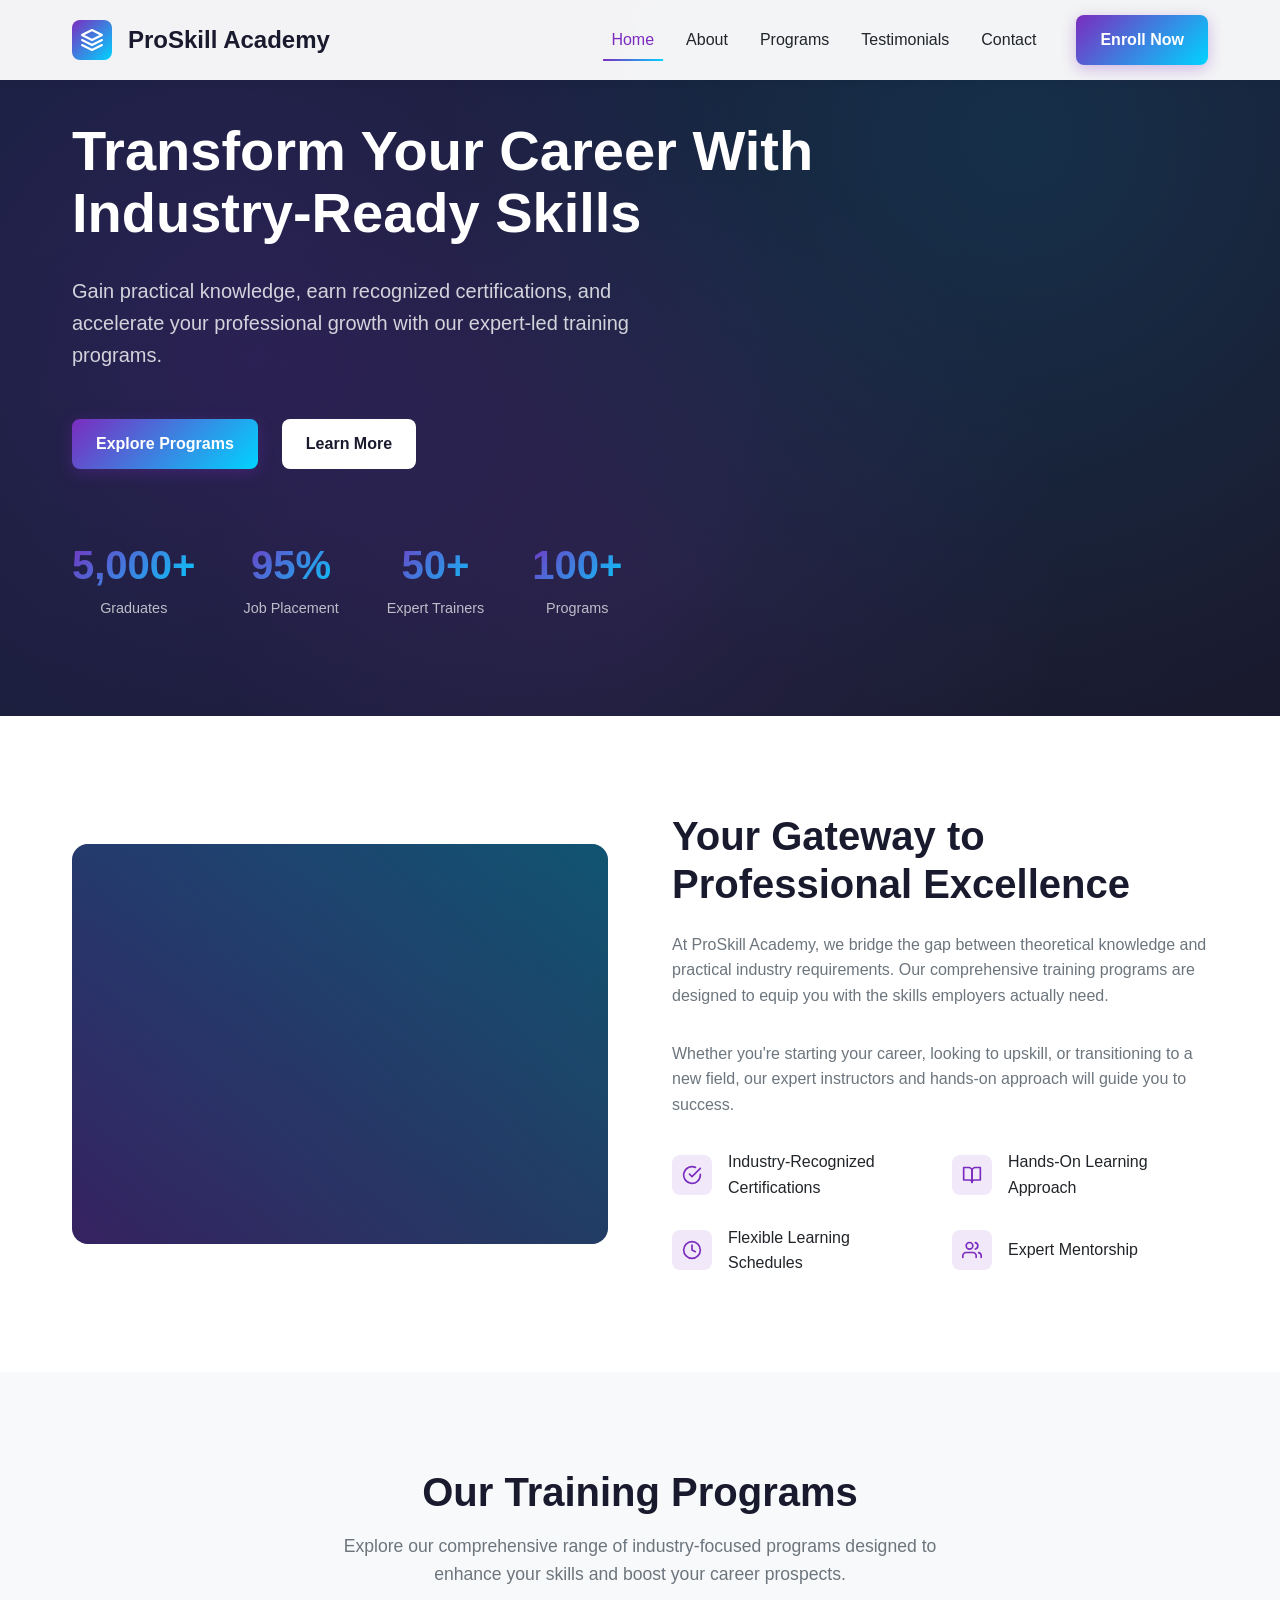
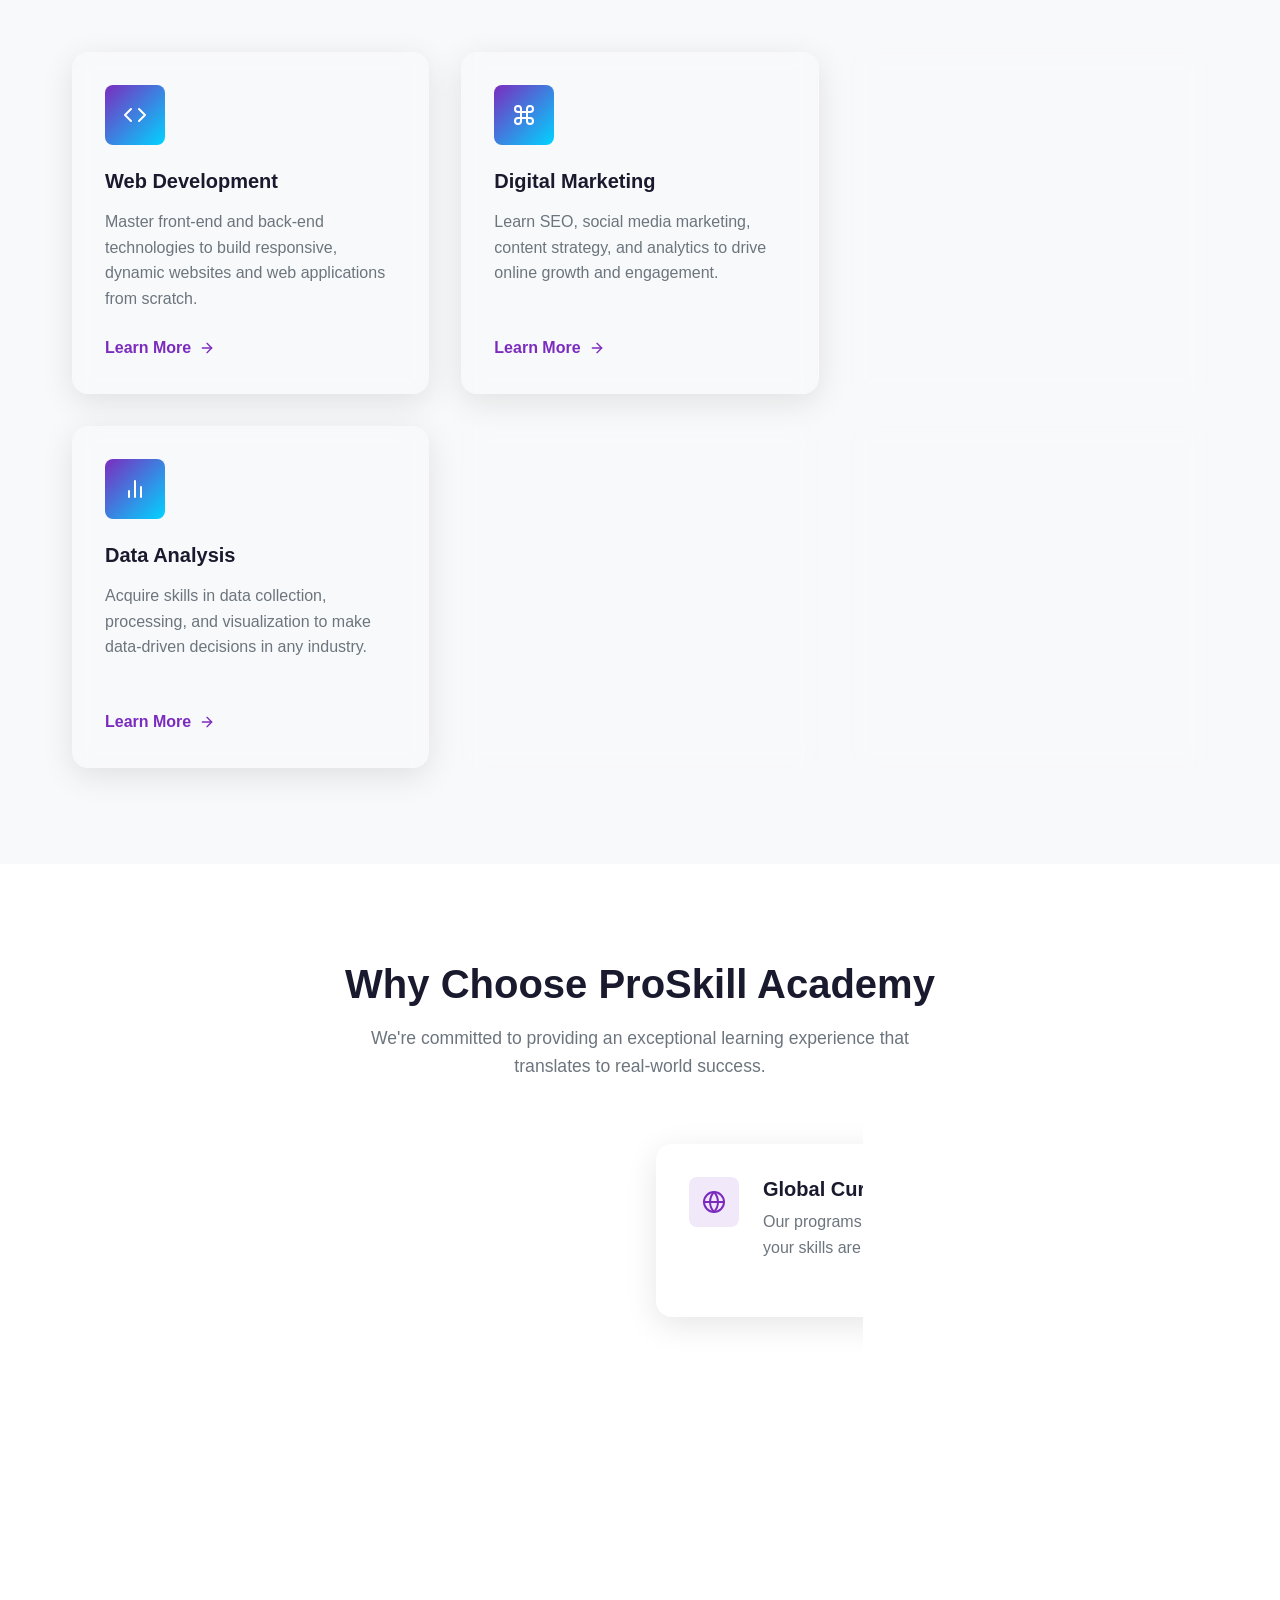
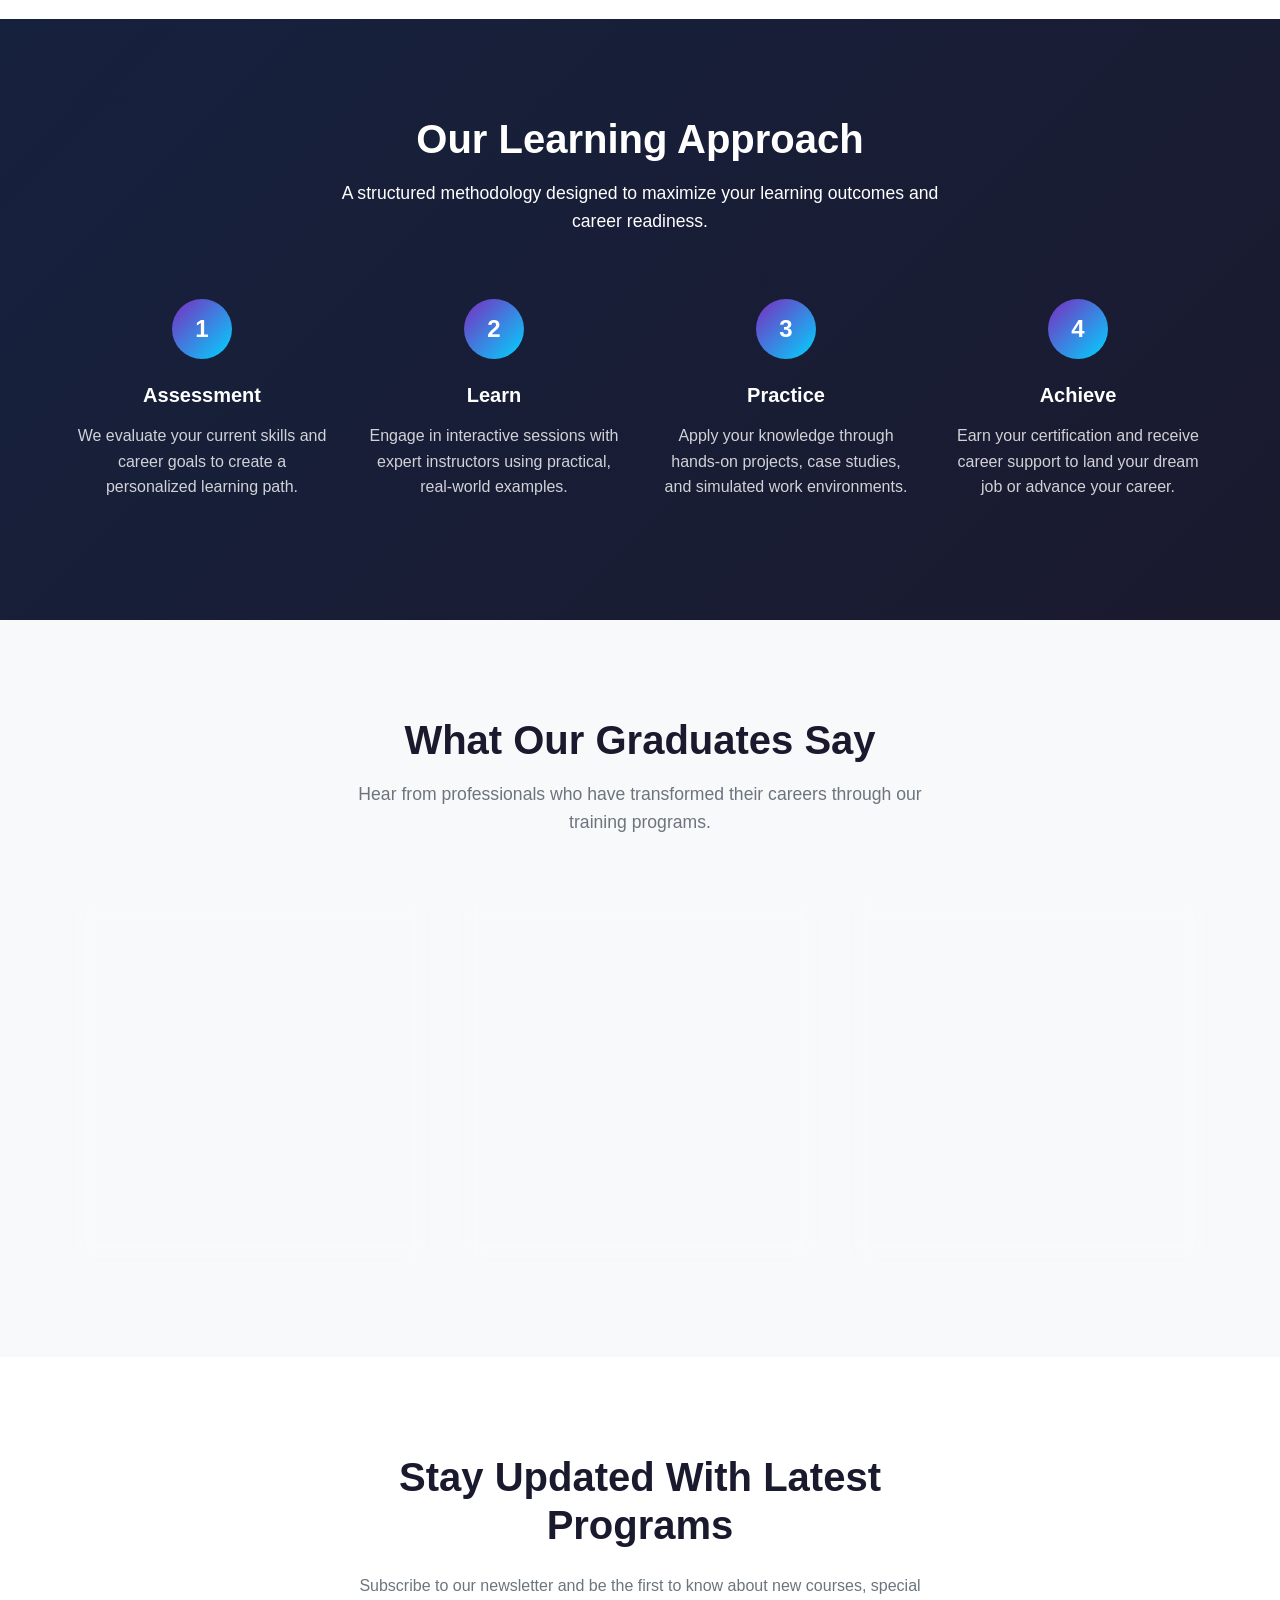
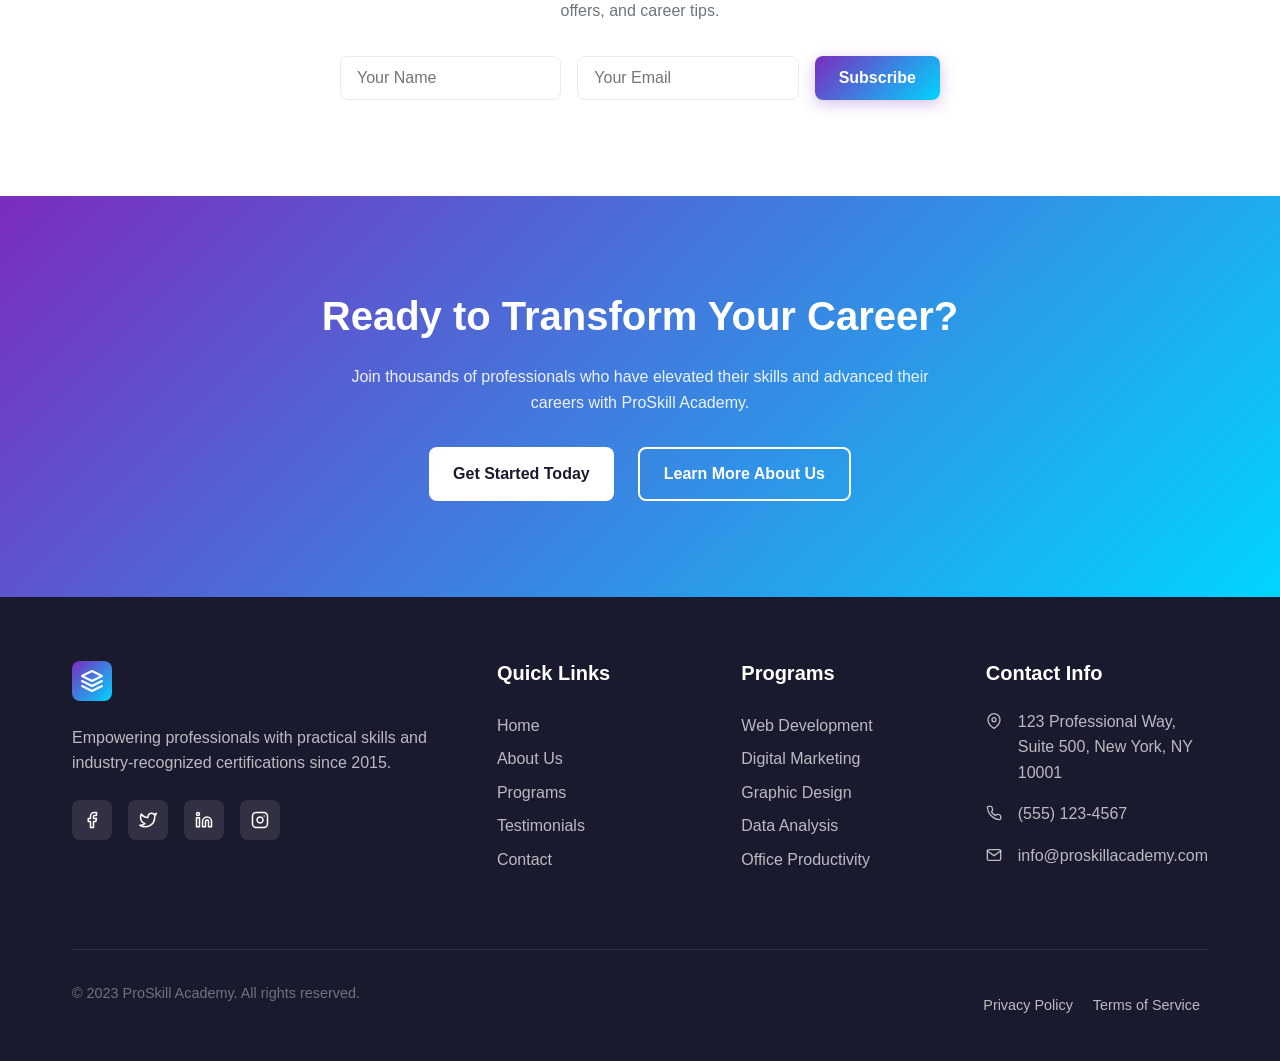
<file: index.html>
<!DOCTYPE html>
<html lang="en">
<head>
  <meta charset="UTF-8">
  <meta name="viewport" content="width=device-width, initial-scale=1.0">
  <meta name="description" content="Elevate your career with professional training programs in web development, digital marketing, data analysis, and more. Gain practical skills and industry-recognized certifications.">
  <title>ProSkill Academy - Professional Training Center</title>
  <link rel="stylesheet" href="style.css">
</head>
<body>
  <!-- Header -->
  <header class="header">
    <div class="container">
      <nav class="nav">
        <a href="index.html" class="logo">
          <div class="logo-icon">
            <svg xmlns="http://www.w3.org/2000/svg" width="24" height="24" viewBox="0 0 24 24" fill="none" stroke="currentColor" stroke-width="2" stroke-linecap="round" stroke-linejoin="round">
              <polygon points="12 2 2 7 12 12 22 7 12 2"></polygon>
              <polyline points="2 17 12 22 22 17"></polyline>
              <polyline points="2 12 12 17 22 12"></polyline>
            </svg>
          </div>
          ProSkill Academy
        </a>
        
        <div class="nav-menu">
          <a href="index.html" class="nav-link active">Home</a>
          <a href="about.html" class="nav-link">About</a>
          <a href="#programs" class="nav-link">Programs</a>
          <a href="#testimonials" class="nav-link">Testimonials</a>
          <a href="contact.html" class="nav-link">Contact</a>
          <div class="nav-cta">
            <a href="#cta" class="btn btn-primary">Enroll Now</a>
          </div>
        </div>
        
        <button class="mobile-menu-btn" aria-label="Toggle menu">
          <span></span>
          <span></span>
          <span></span>
        </button>
      </nav>
    </div>
  </header>

  <!-- Hero Section -->
  <section class="hero">
    <div class="container">
      <div class="hero-content fade-in">
        <h1>Transform Your Career With Industry-Ready Skills</h1>
        <p>Gain practical knowledge, earn recognized certifications, and accelerate your professional growth with our expert-led training programs.</p>
        <div class="hero-buttons">
          <a href="#programs" class="btn btn-primary">Explore Programs</a>
          <a href="about.html" class="btn btn-white">Learn More</a>
        </div>
        <div class="hero-stats">
          <div class="hero-stat">
            <div class="hero-stat-number">5,000+</div>
            <div class="hero-stat-label">Graduates</div>
          </div>
          <div class="hero-stat">
            <div class="hero-stat-number">95%</div>
            <div class="hero-stat-label">Job Placement</div>
          </div>
          <div class="hero-stat">
            <div class="hero-stat-number">50+</div>
            <div class="hero-stat-label">Expert Trainers</div>
          </div>
          <div class="hero-stat">
            <div class="hero-stat-number">100+</div>
            <div class="hero-stat-label">Programs</div>
          </div>
        </div>
      </div>
    </div>
  </section>

  <!-- Introduction Section -->
  <section class="introduction section">
    <div class="container">
      <div class="introduction-content">
        <div class="introduction-image fade-in"></div>
        <div class="introduction-text fade-in">
          <h2>Your Gateway to Professional Excellence</h2>
          <p>At ProSkill Academy, we bridge the gap between theoretical knowledge and practical industry requirements. Our comprehensive training programs are designed to equip you with the skills employers actually need.</p>
          <p>Whether you're starting your career, looking to upskill, or transitioning to a new field, our expert instructors and hands-on approach will guide you to success.</p>
          <div class="introduction-features">
            <div class="introduction-feature">
              <div class="introduction-feature-icon">
                <svg xmlns="http://www.w3.org/2000/svg" width="20" height="20" viewBox="0 0 24 24" fill="none" stroke="currentColor" stroke-width="2" stroke-linecap="round" stroke-linejoin="round">
                  <path d="M22 11.08V12a10 10 0 1 1-5.93-9.14"></path>
                  <polyline points="22 4 12 14.01 9 11.01"></polyline>
                </svg>
              </div>
              <span>Industry-Recognized Certifications</span>
            </div>
            <div class="introduction-feature">
              <div class="introduction-feature-icon">
                <svg xmlns="http://www.w3.org/2000/svg" width="20" height="20" viewBox="0 0 24 24" fill="none" stroke="currentColor" stroke-width="2" stroke-linecap="round" stroke-linejoin="round">
                  <path d="M2 3h6a4 4 0 0 1 4 4v14a3 3 0 0 0-3-3H2z"></path>
                  <path d="M22 3h-6a4 4 0 0 0-4 4v14a3 3 0 0 1 3-3h7z"></path>
                </svg>
              </div>
              <span>Hands-On Learning Approach</span>
            </div>
            <div class="introduction-feature">
              <div class="introduction-feature-icon">
                <svg xmlns="http://www.w3.org/2000/svg" width="20" height="20" viewBox="0 0 24 24" fill="none" stroke="currentColor" stroke-width="2" stroke-linecap="round" stroke-linejoin="round">
                  <circle cx="12" cy="12" r="10"></circle>
                  <polyline points="12 6 12 12 16 14"></polyline>
                </svg>
              </div>
              <span>Flexible Learning Schedules</span>
            </div>
            <div class="introduction-feature">
              <div class="introduction-feature-icon">
                <svg xmlns="http://www.w3.org/2000/svg" width="20" height="20" viewBox="0 0 24 24" fill="none" stroke="currentColor" stroke-width="2" stroke-linecap="round" stroke-linejoin="round">
                  <path d="M17 21v-2a4 4 0 0 0-4-4H5a4 4 0 0 0-4 4v2"></path>
                  <circle cx="9" cy="7" r="4"></circle>
                  <path d="M23 21v-2a4 4 0 0 0-3-3.87"></path>
                  <path d="M16 3.13a4 4 0 0 1 0 7.75"></path>
                </svg>
              </div>
              <span>Expert Mentorship</span>
            </div>
          </div>
        </div>
      </div>
    </div>
  </section>

  <!-- Programs Section -->
  <section id="programs" class="programs section">
    <div class="container">
      <div class="section-header fade-in">
        <h2>Our Training Programs</h2>
        <p>Explore our comprehensive range of industry-focused programs designed to enhance your skills and boost your career prospects.</p>
      </div>
      <div class="programs-grid">
        <div class="glass-card program-card fade-in">
          <div class="program-icon">
            <svg xmlns="http://www.w3.org/2000/svg" width="24" height="24" viewBox="0 0 24 24" fill="none" stroke="currentColor" stroke-width="2" stroke-linecap="round" stroke-linejoin="round">
              <polyline points="16 18 22 12 16 6"></polyline>
              <polyline points="8 6 2 12 8 18"></polyline>
            </svg>
          </div>
          <h3 class="program-title">Web Development</h3>
          <p class="program-text">Master front-end and back-end technologies to build responsive, dynamic websites and web applications from scratch.</p>
          <a href="#" class="program-link">
            Learn More
            <svg xmlns="http://www.w3.org/2000/svg" width="16" height="16" viewBox="0 0 24 24" fill="none" stroke="currentColor" stroke-width="2" stroke-linecap="round" stroke-linejoin="round">
              <line x1="5" y1="12" x2="19" y2="12"></line>
              <polyline points="12 5 19 12 12 19"></polyline>
            </svg>
          </a>
        </div>
        <div class="glass-card program-card fade-in">
          <div class="program-icon">
            <svg xmlns="http://www.w3.org/2000/svg" width="24" height="24" viewBox="0 0 24 24" fill="none" stroke="currentColor" stroke-width="2" stroke-linecap="round" stroke-linejoin="round">
              <path d="M18 3a3 3 0 0 0-3 3v12a3 3 0 0 0 3 3 3 3 0 0 0 3-3 3 3 0 0 0-3-3H6a3 3 0 0 0-3 3 3 3 0 0 0 3 3 3 3 0 0 0 3-3V6a3 3 0 0 0-3-3 3 3 0 0 0-3 3 3 3 0 0 0 3 3h12a3 3 0 0 0 3-3 3 3 0 0 0-3-3z"></path>
            </svg>
          </div>
          <h3 class="program-title">Digital Marketing</h3>
          <p class="program-text">Learn SEO, social media marketing, content strategy, and analytics to drive online growth and engagement.</p>
          <a href="#" class="program-link">
            Learn More
            <svg xmlns="http://www.w3.org/2000/svg" width="16" height="16" viewBox="0 0 24 24" fill="none" stroke="currentColor" stroke-width="2" stroke-linecap="round" stroke-linejoin="round">
              <line x1="5" y1="12" x2="19" y2="12"></line>
              <polyline points="12 5 19 12 12 19"></polyline>
            </svg>
          </a>
        </div>
        <div class="glass-card program-card fade-in">
          <div class="program-icon">
            <svg xmlns="http://www.w3.org/2000/svg" width="24" height="24" viewBox="0 0 24 24" fill="none" stroke="currentColor" stroke-width="2" stroke-linecap="round" stroke-linejoin="round">
              <rect x="3" y="3" width="18" height="18" rx="2" ry="2"></rect>
              <circle cx="8.5" cy="8.5" r="1.5"></circle>
              <polyline points="21 15 16 10 5 21"></polyline>
            </svg>
          </div>
          <h3 class="program-title">Graphic Design</h3>
          <p class="program-text">Develop visual communication skills using industry-standard tools to create compelling designs for print and digital media.</p>
          <a href="#" class="program-link">
            Learn More
            <svg xmlns="http://www.w3.org/2000/svg" width="16" height="16" viewBox="0 0 24 24" fill="none" stroke="currentColor" stroke-width="2" stroke-linecap="round" stroke-linejoin="round">
              <line x1="5" y1="12" x2="19" y2="12"></line>
              <polyline points="12 5 19 12 12 19"></polyline>
            </svg>
          </a>
        </div>
        <div class="glass-card program-card fade-in">
          <div class="program-icon">
            <svg xmlns="http://www.w3.org/2000/svg" width="24" height="24" viewBox="0 0 24 24" fill="none" stroke="currentColor" stroke-width="2" stroke-linecap="round" stroke-linejoin="round">
              <line x1="18" y1="20" x2="18" y2="10"></line>
              <line x1="12" y1="20" x2="12" y2="4"></line>
              <line x1="6" y1="20" x2="6" y2="14"></line>
            </svg>
          </div>
          <h3 class="program-title">Data Analysis</h3>
          <p class="program-text">Acquire skills in data collection, processing, and visualization to make data-driven decisions in any industry.</p>
          <a href="#" class="program-link">
            Learn More
            <svg xmlns="http://www.w3.org/2000/svg" width="16" height="16" viewBox="0 0 24 24" fill="none" stroke="currentColor" stroke-width="2" stroke-linecap="round" stroke-linejoin="round">
              <line x1="5" y1="12" x2="19" y2="12"></line>
              <polyline points="12 5 19 12 12 19"></polyline>
            </svg>
          </a>
        </div>
        <div class="glass-card program-card fade-in">
          <div class="program-icon">
            <svg xmlns="http://www.w3.org/2000/svg" width="24" height="24" viewBox="0 0 24 24" fill="none" stroke="currentColor" stroke-width="2" stroke-linecap="round" stroke-linejoin="round">
              <rect x="2" y="3" width="20" height="14" rx="2" ry="2"></rect>
              <line x1="8" y1="21" x2="16" y2="21"></line>
              <line x1="12" y1="17" x2="12" y2="21"></line>
            </svg>
          </div>
          <h3 class="program-title">Office Productivity</h3>
          <p class="program-text">Master essential office tools and techniques to increase efficiency and productivity in professional environments.</p>
          <a href="#" class="program-link">
            Learn More
            <svg xmlns="http://www.w3.org/2000/svg" width="16" height="16" viewBox="0 0 24 24" fill="none" stroke="currentColor" stroke-width="2" stroke-linecap="round" stroke-linejoin="round">
              <line x1="5" y1="12" x2="19" y2="12"></line>
              <polyline points="12 5 19 12 12 19"></polyline>
            </svg>
          </a>
        </div>
        <div class="glass-card program-card fade-in">
          <div class="program-icon">
            <svg xmlns="http://www.w3.org/2000/svg" width="24" height="24" viewBox="0 0 24 24" fill="none" stroke="currentColor" stroke-width="2" stroke-linecap="round" stroke-linejoin="round">
              <path d="M21 15a2 2 0 0 1-2 2H7l-4 4V5a2 2 0 0 1 2-2h14a2 2 0 0 1 2 2z"></path>
            </svg>
          </div>
          <h3 class="program-title">Business Communication</h3>
          <p class="program-text">Enhance your verbal and written communication skills to effectively convey ideas and lead in professional settings.</p>
          <a href="#" class="program-link">
            Learn More
            <svg xmlns="http://www.w3.org/2000/svg" width="16" height="16" viewBox="0 0 24 24" fill="none" stroke="currentColor" stroke-width="2" stroke-linecap="round" stroke-linejoin="round">
              <line x1="5" y1="12" x2="19" y2="12"></line>
              <polyline points="12 5 19 12 12 19"></polyline>
            </svg>
          </a>
        </div>
      </div>
    </div>
  </section>

  <!-- Why Choose Us Section -->
  <section class="why-choose-us section">
    <div class="container">
      <div class="section-header fade-in">
        <h2>Why Choose ProSkill Academy</h2>
        <p>We're committed to providing an exceptional learning experience that translates to real-world success.</p>
      </div>
      <div class="why-choose-us-grid">
        <div class="glass-card why-card fade-in">
          <div class="why-icon">
            <svg xmlns="http://www.w3.org/2000/svg" width="24" height="24" viewBox="0 0 24 24" fill="none" stroke="currentColor" stroke-width="2" stroke-linecap="round" stroke-linejoin="round">
              <path d="M12 22s8-4 8-10V5l-8-3-8 3v7c0 6 8 10 8 10z"></path>
            </svg>
          </div>
          <div class="why-content">
            <h4>Industry-Recognized Certifications</h4>
            <p>Earn credentials that employers value and recognize across industries, boosting your resume and credibility.</p>
          </div>
        </div>
        <div class="glass-card why-card fade-in">
          <div class="why-icon">
            <svg xmlns="http://www.w3.org/2000/svg" width="24" height="24" viewBox="0 0 24 24" fill="none" stroke="currentColor" stroke-width="2" stroke-linecap="round" stroke-linejoin="round">
              <circle cx="12" cy="12" r="10"></circle>
              <line x1="2" y1="12" x2="22" y2="12"></line>
              <path d="M12 2a15.3 15.3 0 0 1 4 10 15.3 15.3 0 0 1-4 10 15.3 15.3 0 0 1-4-10 15.3 15.3 0 0 1 4-10z"></path>
            </svg>
          </div>
          <div class="why-content">
            <h4>Global Curriculum Standards</h4>
            <p>Our programs align with international standards, ensuring your skills are relevant and competitive worldwide.</p>
          </div>
        </div>
        <div class="glass-card why-card fade-in">
          <div class="why-icon">
            <svg xmlns="http://www.w3.org/2000/svg" width="24" height="24" viewBox="0 0 24 24" fill="none" stroke="currentColor" stroke-width="2" stroke-linecap="round" stroke-linejoin="round">
              <path d="M17 21v-2a4 4 0 0 0-4-4H5a4 4 0 0 0-4 4v2"></path>
              <circle cx="9" cy="7" r="4"></circle>
              <path d="M23 21v-2a4 4 0 0 0-3-3.87"></path>
              <path d="M16 3.13a4 4 0 0 1 0 7.75"></path>
            </svg>
          </div>
          <div class="why-content">
            <h4>Expert Instructors</h4>
            <p>Learn from industry professionals with real-world experience who provide practical insights and mentorship.</p>
          </div>
        </div>
        <div class="glass-card why-card fade-in">
          <div class="why-icon">
            <svg xmlns="http://www.w3.org/2000/svg" width="24" height="24" viewBox="0 0 24 24" fill="none" stroke="currentColor" stroke-width="2" stroke-linecap="round" stroke-linejoin="round">
              <rect x="1" y="4" width="22" height="16" rx="2" ry="2"></rect>
              <line x1="1" y1="10" x2="23" y2="10"></line>
            </svg>
          </div>
          <div class="why-content">
            <h4>Flexible Payment Options</h4>
            <p>Invest in your future with our affordable pricing and flexible payment plans that fit your budget.</p>
          </div>
        </div>
      </div>
    </div>
  </section>

  <!-- Approach Section -->
  <section class="approach section">
    <div class="container">
      <div class="section-header fade-in">
        <h2>Our Learning Approach</h2>
        <p>A structured methodology designed to maximize your learning outcomes and career readiness.</p>
      </div>
      <div class="approach-steps">
        <div class="approach-step fade-in">
          <div class="approach-step-number">1</div>
          <h4>Assessment</h4>
          <p>We evaluate your current skills and career goals to create a personalized learning path.</p>
        </div>
        <div class="approach-step fade-in">
          <div class="approach-step-number">2</div>
          <h4>Learn</h4>
          <p>Engage in interactive sessions with expert instructors using practical, real-world examples.</p>
        </div>
        <div class="approach-step fade-in">
          <div class="approach-step-number">3</div>
          <h4>Practice</h4>
          <p>Apply your knowledge through hands-on projects, case studies, and simulated work environments.</p>
        </div>
        <div class="approach-step fade-in">
          <div class="approach-step-number">4</div>
          <h4>Achieve</h4>
          <p>Earn your certification and receive career support to land your dream job or advance your career.</p>
        </div>
      </div>
    </div>
  </section>

  <!-- Testimonials Section -->
  <section id="testimonials" class="testimonials section">
    <div class="container">
      <div class="section-header fade-in">
        <h2>What Our Graduates Say</h2>
        <p>Hear from professionals who have transformed their careers through our training programs.</p>
      </div>
      <div class="testimonials-grid">
        <div class="glass-card testimonial-card fade-in">
          <div class="testimonial-stars">
            <svg xmlns="http://www.w3.org/2000/svg" width="16" height="16" viewBox="0 0 24 24" fill="currentColor" stroke="none">
              <polygon points="12 2 15.09 8.26 22 9.27 17 14.14 18.18 21.02 12 17.77 5.82 21.02 7 14.14 2 9.27 8.91 8.26 12 2"></polygon>
            </svg>
            <svg xmlns="http://www.w3.org/2000/svg" width="16" height="16" viewBox="0 0 24 24" fill="currentColor" stroke="none">
              <polygon points="12 2 15.09 8.26 22 9.27 17 14.14 18.18 21.02 12 17.77 5.82 21.02 7 14.14 2 9.27 8.91 8.26 12 2"></polygon>
            </svg>
            <svg xmlns="http://www.w3.org/2000/svg" width="16" height="16" viewBox="0 0 24 24" fill="currentColor" stroke="none">
              <polygon points="12 2 15.09 8.26 22 9.27 17 14.14 18.18 21.02 12 17.77 5.82 21.02 7 14.14 2 9.27 8.91 8.26 12 2"></polygon>
            </svg>
            <svg xmlns="http://www.w3.org/2000/svg" width="16" height="16" viewBox="0 0 24 24" fill="currentColor" stroke="none">
              <polygon points="12 2 15.09 8.26 22 9.27 17 14.14 18.18 21.02 12 17.77 5.82 21.02 7 14.14 2 9.27 8.91 8.26 12 2"></polygon>
            </svg>
            <svg xmlns="http://www.w3.org/2000/svg" width="16" height="16" viewBox="0 0 24 24" fill="currentColor" stroke="none">
              <polygon points="12 2 15.09 8.26 22 9.27 17 14.14 18.18 21.02 12 17.77 5.82 21.02 7 14.14 2 9.27 8.91 8.26 12 2"></polygon>
            </svg>
          </div>
          <p class="testimonial-text">"The web development program completely transformed my career. Within two months of completing the course, I landed a junior developer position at a tech startup. The hands-on approach and real-world projects made all the difference."</p>
          <div class="testimonial-author">
            <div class="testimonial-avatar">JD</div>
            <div class="testimonial-info">
              <h5>James Davidson</h5>
              <p>Web Developer</p>
            </div>
          </div>
        </div>
        <div class="glass-card testimonial-card fade-in">
          <div class="testimonial-stars">
            <svg xmlns="http://www.w3.org/2000/svg" width="16" height="16" viewBox="0 0 24 24" fill="currentColor" stroke="none">
              <polygon points="12 2 15.09 8.26 22 9.27 17 14.14 18.18 21.02 12 17.77 5.82 21.02 7 14.14 2 9.27 8.91 8.26 12 2"></polygon>
            </svg>
            <svg xmlns="http://www.w3.org/2000/svg" width="16" height="16" viewBox="0 0 24 24" fill="currentColor" stroke="none">
              <polygon points="12 2 15.09 8.26 22 9.27 17 14.14 18.18 21.02 12 17.77 5.82 21.02 7 14.14 2 9.27 8.91 8.26 12 2"></polygon>
            </svg>
            <svg xmlns="http://www.w3.org/2000/svg" width="16" height="16" viewBox="0 0 24 24" fill="currentColor" stroke="none">
              <polygon points="12 2 15.09 8.26 22 9.27 17 14.14 18.18 21.02 12 17.77 5.82 21.02 7 14.14 2 9.27 8.91 8.26 12 2"></polygon>
            </svg>
            <svg xmlns="http://www.w3.org/2000/svg" width="16" height="16" viewBox="0 0 24 24" fill="currentColor" stroke="none">
              <polygon points="12 2 15.09 8.26 22 9.27 17 14.14 18.18 21.02 12 17.77 5.82 21.02 7 14.14 2 9.27 8.91 8.26 12 2"></polygon>
            </svg>
            <svg xmlns="http://www.w3.org/2000/svg" width="16" height="16" viewBox="0 0 24 24" fill="currentColor" stroke="none">
              <polygon points="12 2 15.09 8.26 22 9.27 17 14.14 18.18 21.02 12 17.77 5.82 21.02 7 14.14 2 9.27 8.91 8.26 12 2"></polygon>
            </svg>
          </div>
          <p class="testimonial-text">"As a marketing professional looking to upgrade my digital skills, the Digital Marketing program was exactly what I needed. The instructors were industry experts who shared practical insights that I immediately applied to my job."</p>
          <div class="testimonial-author">
            <div class="testimonial-avatar">SR</div>
            <div class="testimonial-info">
              <h5>Sarah Rodriguez</h5>
              <p>Digital Marketing Manager</p>
            </div>
          </div>
        </div>
        <div class="glass-card testimonial-card fade-in">
          <div class="testimonial-stars">
            <svg xmlns="http://www.w3.org/2000/svg" width="16" height="16" viewBox="0 0 24 24" fill="currentColor" stroke="none">
              <polygon points="12 2 15.09 8.26 22 9.27 17 14.14 18.18 21.02 12 17.77 5.82 21.02 7 14.14 2 9.27 8.91 8.26 12 2"></polygon>
            </svg>
            <svg xmlns="http://www.w3.org/2000/svg" width="16" height="16" viewBox="0 0 24 24" fill="currentColor" stroke="none">
              <polygon points="12 2 15.09 8.26 22 9.27 17 14.14 18.18 21.02 12 17.77 5.82 21.02 7 14.14 2 9.27 8.91 8.26 12 2"></polygon>
            </svg>
            <svg xmlns="http://www.w3.org/2000/svg" width="16" height="16" viewBox="0 0 24 24" fill="currentColor" stroke="none">
              <polygon points="12 2 15.09 8.26 22 9.27 17 14.14 18.18 21.02 12 17.77 5.82 21.02 7 14.14 2 9.27 8.91 8.26 12 2"></polygon>
            </svg>
            <svg xmlns="http://www.w3.org/2000/svg" width="16" height="16" viewBox="0 0 24 24" fill="currentColor" stroke="none">
              <polygon points="12 2 15.09 8.26 22 9.27 17 14.14 18.18 21.02 12 17.77 5.82 21.02 7 14.14 2 9.27 8.91 8.26 12 2"></polygon>
            </svg>
            <svg xmlns="http://www.w3.org/2000/svg" width="16" height="16" viewBox="0 0 24 24" fill="currentColor" stroke="none">
              <polygon points="12 2 15.09 8.26 22 9.27 17 14.14 18.18 21.02 12 17.77 5.82 21.02 7 14.14 2 9.27 8.91 8.26 12 2"></polygon>
            </svg>
          </div>
          <p class="testimonial-text">"I transitioned from a non-technical background to a data analyst role after completing the Data Analysis program. The step-by-step approach and supportive learning environment made complex concepts accessible and practical."</p>
          <div class="testimonial-author">
            <div class="testimonial-avatar">MP</div>
            <div class="testimonial-info">
              <h5>Michael Patel</h5>
              <p>Data Analyst</p>
            </div>
          </div>
        </div>
      </div>
    </div>
  </section>

  <!-- Subscription Section -->
  <section class="subscription section">
    <div class="container">
      <div class="subscription-content fade-in">
        <h2>Stay Updated With Latest Programs</h2>
        <p>Subscribe to our newsletter and be the first to know about new courses, special offers, and career tips.</p>
        <form id="subscriptionForm" class="subscription-form">
          <div class="form-group" style="margin-bottom: 0;">
            <input type="text" name="name" class="form-input" placeholder="Your Name" required>
          </div>
          <div class="form-group" style="margin-bottom: 0;">
            <input type="email" name="email" class="form-input" placeholder="Your Email" required>
          </div>
          <button type="submit" class="btn btn-primary">Subscribe</button>
        </form>
      </div>
    </div>
  </section>

  <!-- CTA Section -->
  <section id="cta" class="cta section">
    <div class="container">
      <div class="fade-in">
        <h2>Ready to Transform Your Career?</h2>
        <p>Join thousands of professionals who have elevated their skills and advanced their careers with ProSkill Academy.</p>
        <div class="cta-buttons">
          <a href="contact.html" class="btn btn-white">Get Started Today</a>
          <a href="about.html" class="btn btn-secondary" style="border-color: white; color: white;">Learn More About Us</a>
        </div>
      </div>
    </div>
  </section>

  <!-- Footer -->
  <footer class="footer">
    <div class="container">
      <div class="footer-content">
        <div class="footer-brand">
          <a href="index.html" class="logo">
            <div class="logo-icon">
              <svg xmlns="http://www.w3.org/2000/svg" width="24" height="24" viewBox="0 0 24 24" fill="none" stroke="currentColor" stroke-width="2" stroke-linecap="round" stroke-linejoin="round">
                <polygon points="12 2 2 7 12 12 22 7 12 2"></polygon>
                <polyline points="2 17 12 22 22 17"></polyline>
                <polyline points="2 12 12 17 22 12"></polyline>
              </svg>
            </div>
            ProSkill Academy
          </a>
          <p>Empowering professionals with practical skills and industry-recognized certifications since 2015.</p>
          <div class="footer-social">
            <a href="#" class="footer-social-link" aria-label="Facebook">
              <svg xmlns="http://www.w3.org/2000/svg" width="18" height="18" viewBox="0 0 24 24" fill="none" stroke="currentColor" stroke-width="2" stroke-linecap="round" stroke-linejoin="round">
                <path d="M18 2h-3a5 5 0 0 0-5 5v3H7v4h3v8h4v-8h3l1-4h-4V7a1 1 0 0 1 1-1h3z"></path>
              </svg>
            </a>
            <a href="#" class="footer-social-link" aria-label="Twitter">
              <svg xmlns="http://www.w3.org/2000/svg" width="18" height="18" viewBox="0 0 24 24" fill="none" stroke="currentColor" stroke-width="2" stroke-linecap="round" stroke-linejoin="round">
                <path d="M23 3a10.9 10.9 0 0 1-3.14 1.53 4.48 4.48 0 0 0-7.86 3v1A10.66 10.66 0 0 1 3 4s-4 9 5 13a11.64 11.64 0 0 1-7 2c9 5 20 0 20-11.5a4.5 4.5 0 0 0-.08-.83A7.72 7.72 0 0 0 23 3z"></path>
              </svg>
            </a>
            <a href="#" class="footer-social-link" aria-label="LinkedIn">
              <svg xmlns="http://www.w3.org/2000/svg" width="18" height="18" viewBox="0 0 24 24" fill="none" stroke="currentColor" stroke-width="2" stroke-linecap="round" stroke-linejoin="round">
                <path d="M16 8a6 6 0 0 1 6 6v7h-4v-7a2 2 0 0 0-2-2 2 2 0 0 0-2 2v7h-4v-7a6 6 0 0 1 6-6z"></path>
                <rect x="2" y="9" width="4" height="12"></rect>
                <circle cx="4" cy="4" r="2"></circle>
              </svg>
            </a>
            <a href="#" class="footer-social-link" aria-label="Instagram">
              <svg xmlns="http://www.w3.org/2000/svg" width="18" height="18" viewBox="0 0 24 24" fill="none" stroke="currentColor" stroke-width="2" stroke-linecap="round" stroke-linejoin="round">
                <rect x="2" y="2" width="20" height="20" rx="5" ry="5"></rect>
                <path d="M16 11.37A4 4 0 1 1 12.63 8 4 4 0 0 1 16 11.37z"></path>
                <line x1="17.5" y1="6.5" x2="17.51" y2="6.5"></line>
              </svg>
            </a>
          </div>
        </div>
        <div class="footer-column">
          <h4>Quick Links</h4>
          <a href="index.html" class="footer-link">Home</a>
          <a href="about.html" class="footer-link">About Us</a>
          <a href="#programs" class="footer-link">Programs</a>
          <a href="#testimonials" class="footer-link">Testimonials</a>
          <a href="contact.html" class="footer-link">Contact</a>
        </div>
        <div class="footer-column">
          <h4>Programs</h4>
          <a href="#" class="footer-link">Web Development</a>
          <a href="#" class="footer-link">Digital Marketing</a>
          <a href="#" class="footer-link">Graphic Design</a>
          <a href="#" class="footer-link">Data Analysis</a>
          <a href="#" class="footer-link">Office Productivity</a>
        </div>
        <div class="footer-column">
          <h4>Contact Info</h4>
          <div class="footer-contact-item">
            <svg xmlns="http://www.w3.org/2000/svg" width="16" height="16" viewBox="0 0 24 24" fill="none" stroke="currentColor" stroke-width="2" stroke-linecap="round" stroke-linejoin="round">
              <path d="M21 10c0 7-9 13-9 13s-9-6-9-13a9 9 0 0 1 18 0z"></path>
              <circle cx="12" cy="10" r="3"></circle>
            </svg>
            <span>123 Professional Way, Suite 500, New York, NY 10001</span>
          </div>
          <div class="footer-contact-item">
            <svg xmlns="http://www.w3.org/2000/svg" width="16" height="16" viewBox="0 0 24 24" fill="none" stroke="currentColor" stroke-width="2" stroke-linecap="round" stroke-linejoin="round">
              <path d="M22 16.92v3a2 2 0 0 1-2.18 2 19.79 19.79 0 0 1-8.63-3.07 19.5 19.5 0 0 1-6-6 19.79 19.79 0 0 1-3.07-8.67A2 2 0 0 1 4.11 2h3a2 2 0 0 1 2 1.72 12.84 12.84 0 0 0 .7 2.81 2 2 0 0 1-.45 2.11L8.09 9.91a16 16 0 0 0 6 6l1.27-1.27a2 2 0 0 1 2.11-.45 12.84 12.84 0 0 0 2.81.7A2 2 0 0 1 22 16.92z"></path>
            </svg>
            <span>(555) 123-4567</span>
          </div>
          <div class="footer-contact-item">
            <svg xmlns="http://www.w3.org/2000/svg" width="16" height="16" viewBox="0 0 24 24" fill="none" stroke="currentColor" stroke-width="2" stroke-linecap="round" stroke-linejoin="round">
              <path d="M4 4h16c1.1 0 2 .9 2 2v12c0 1.1-.9 2-2 2H4c-1.1 0-2-.9-2-2V6c0-1.1.9-2 2-2z"></path>
              <polyline points="22,6 12,13 2,6"></polyline>
            </svg>
            <span>info@proskillacademy.com</span>
          </div>
        </div>
      </div>
      <div class="footer-bottom">
        <p>&copy; 2023 ProSkill Academy. All rights reserved.</p>
        <div>
          <a href="#" class="footer-link" style="display: inline; padding: 0 0.5rem;">Privacy Policy</a>
          <a href="#" class="footer-link" style="display: inline; padding: 0 0.5rem;">Terms of Service</a>
        </div>
      </div>
    </div>
  </footer>

  <script src="script.js"></script>
</body>
</html>
</file>
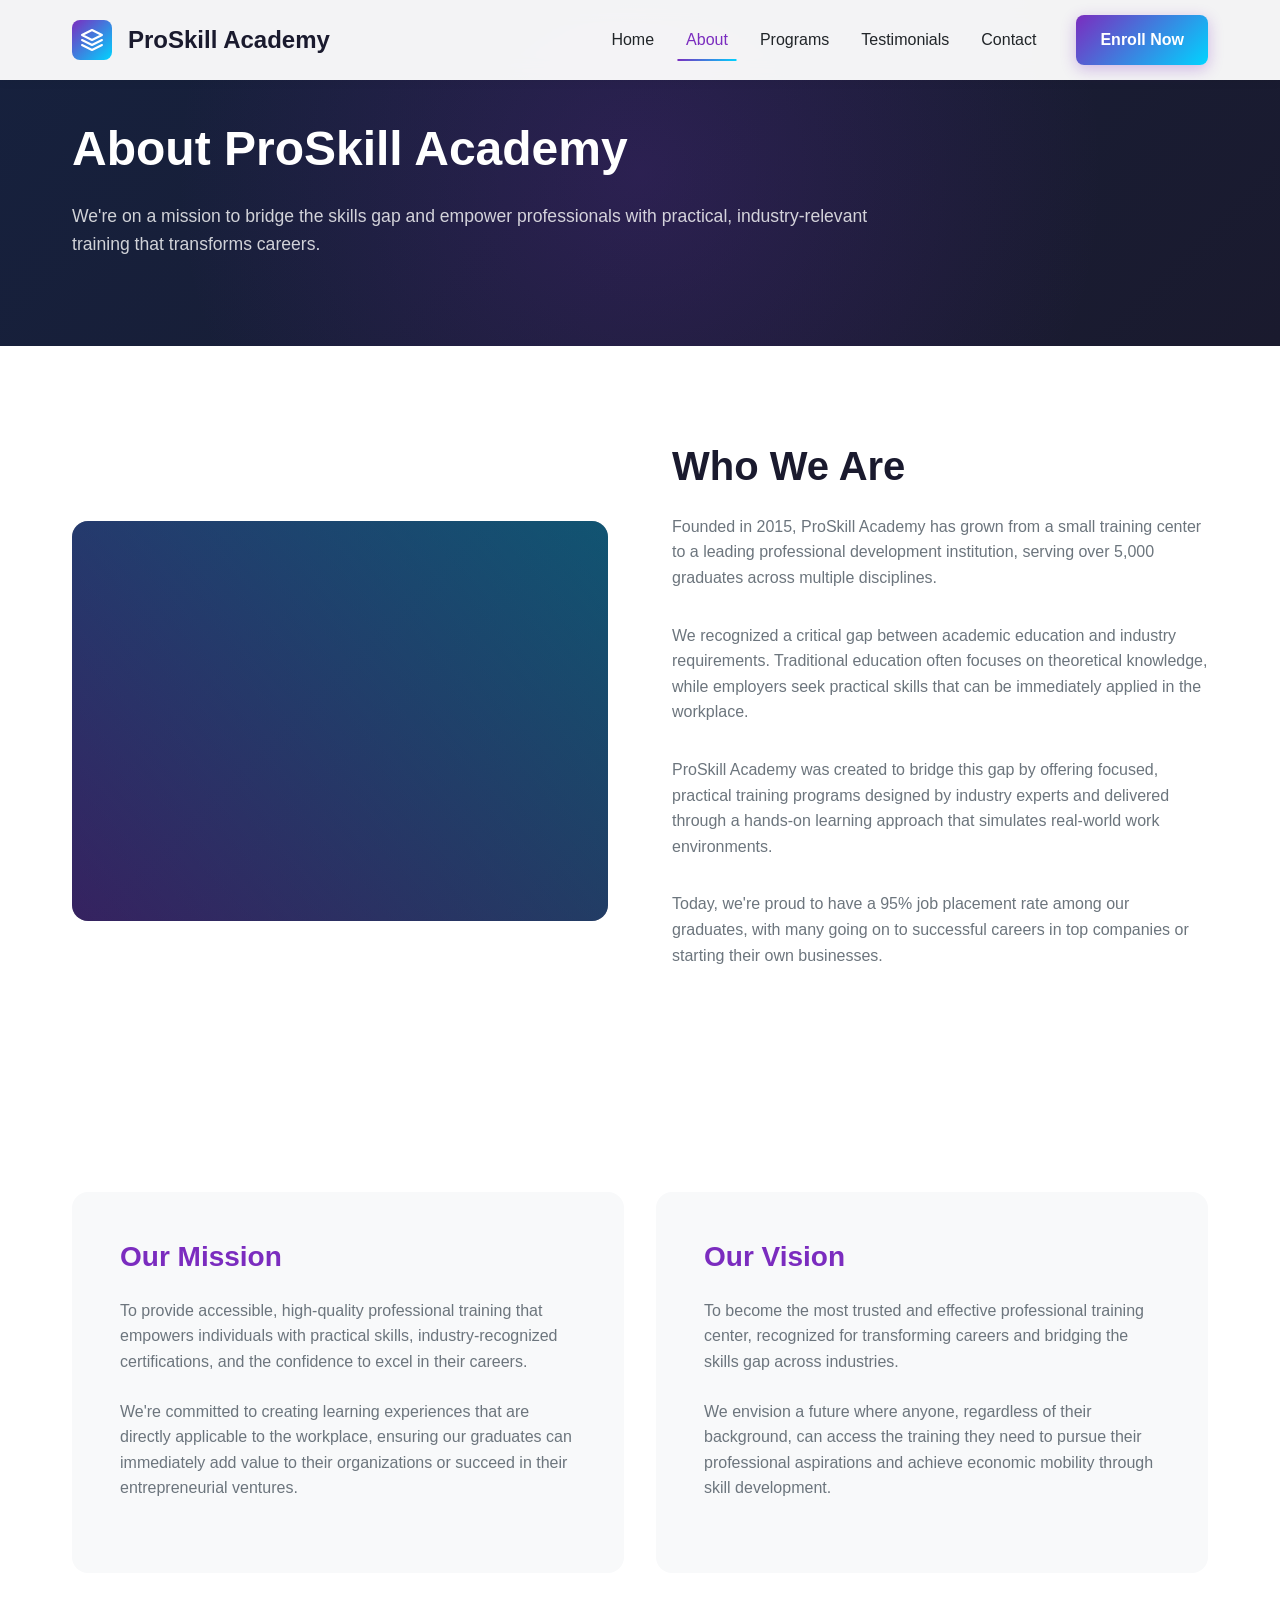
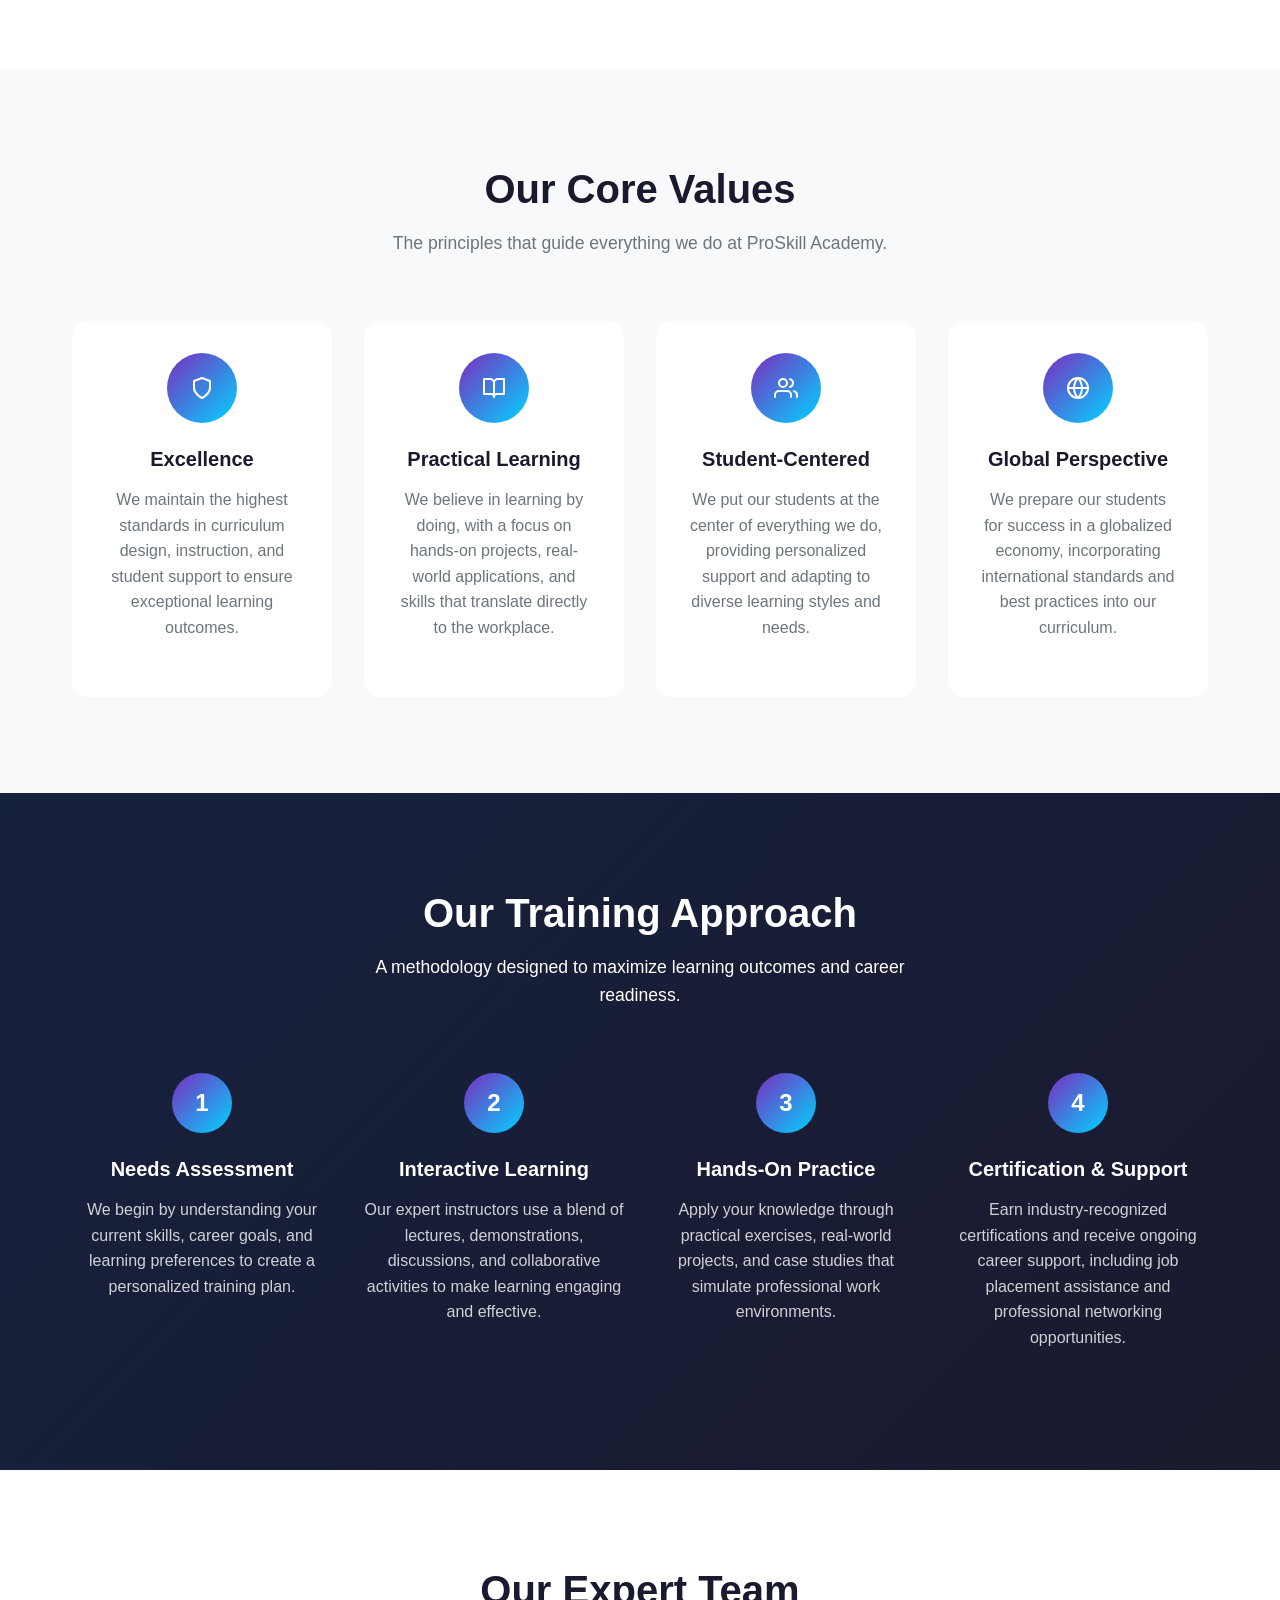
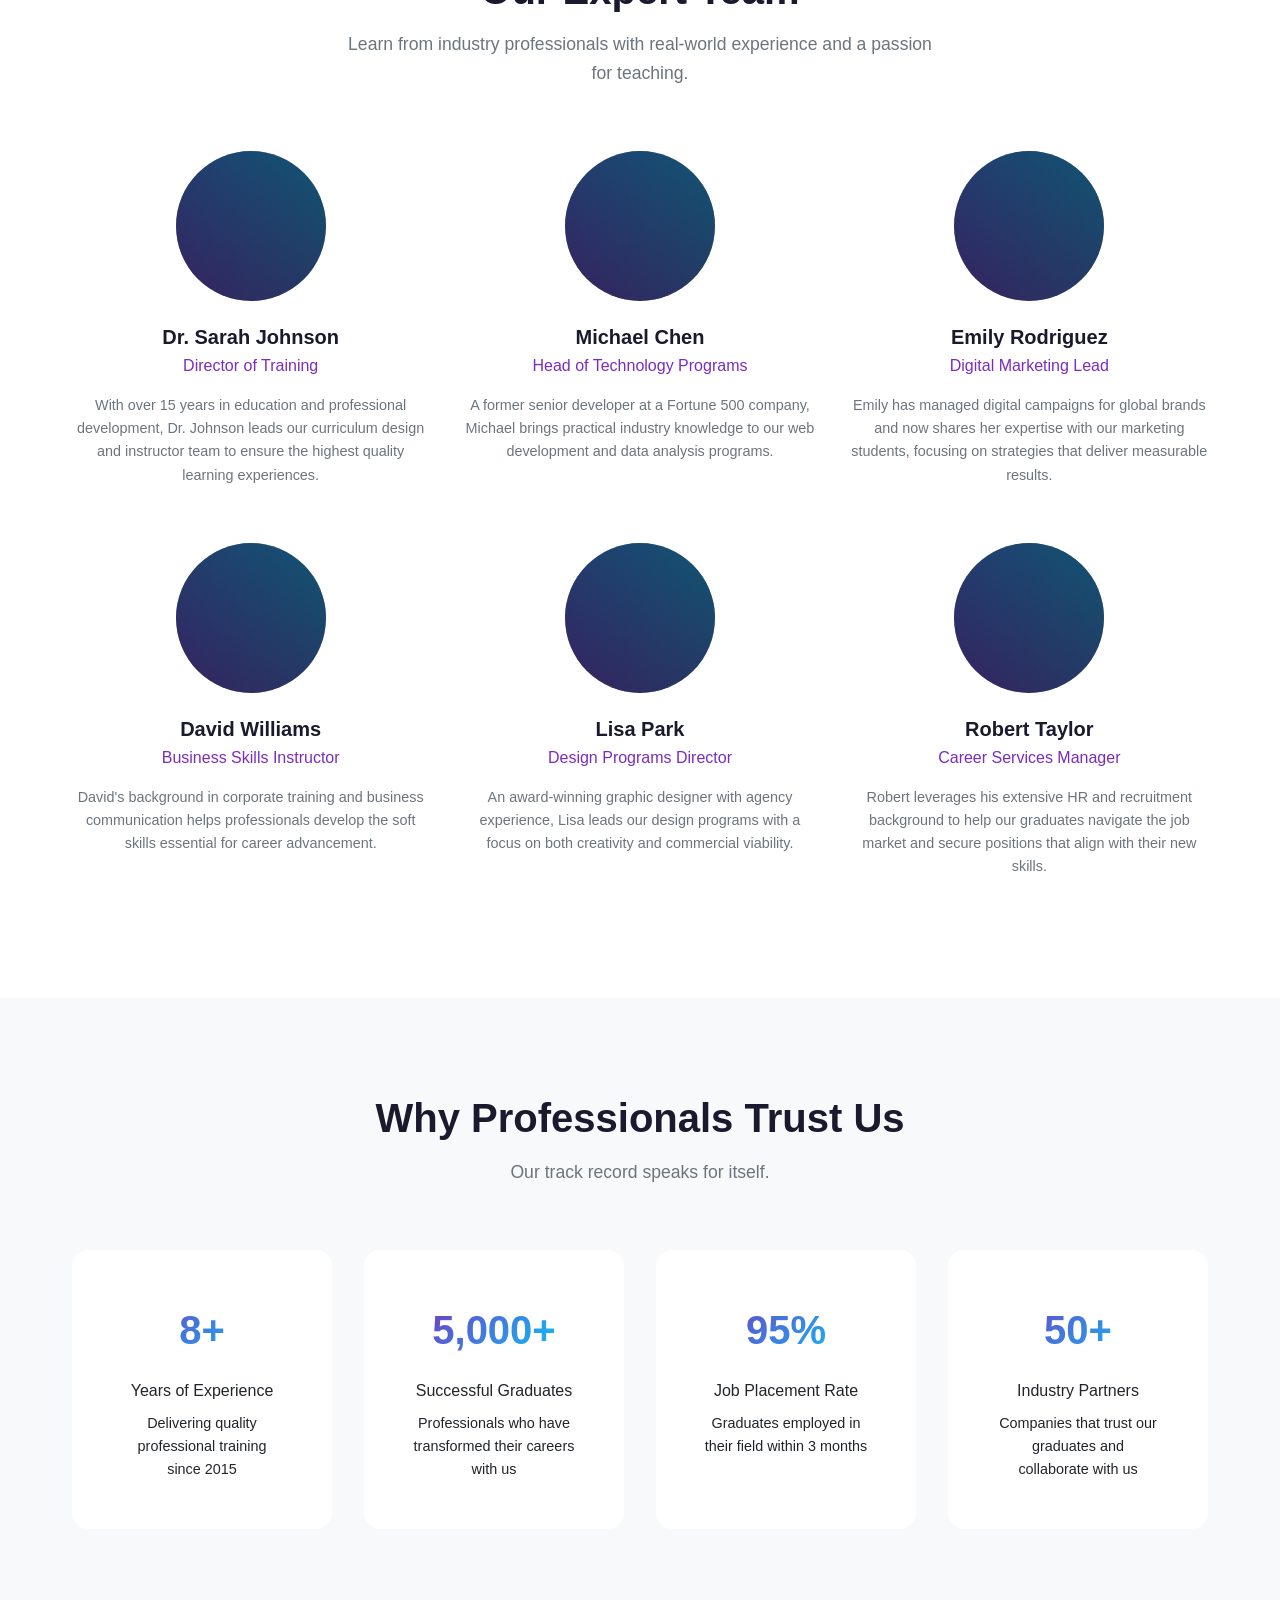
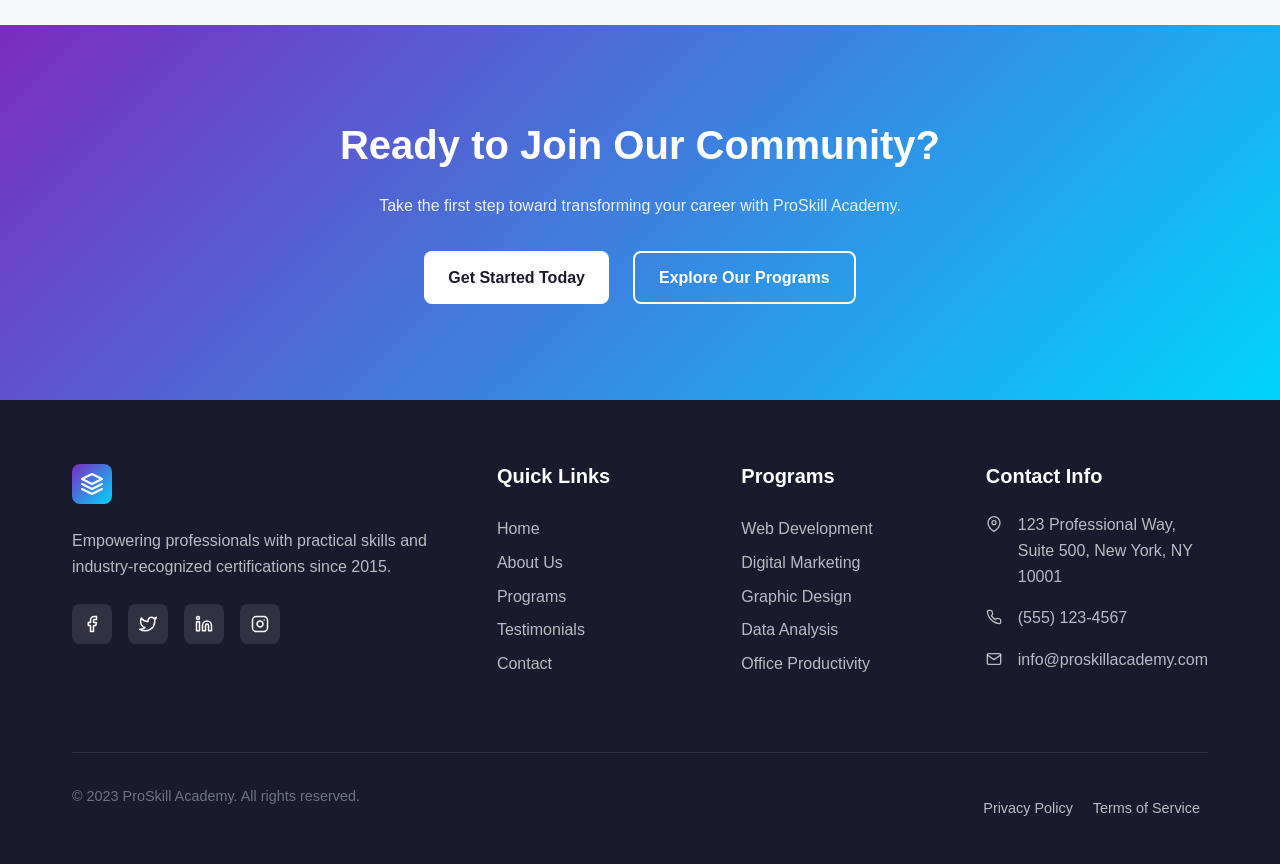
<file: about.html>
<!DOCTYPE html>
<html lang="en">
<head>
  <meta charset="UTF-8">
  <meta name="viewport" content="width=device-width, initial-scale=1.0">
  <meta name="description" content="Learn about ProSkill Academy's mission, values, and expert team dedicated to transforming careers through practical, industry-focused training.">
  <title>About Us - ProSkill Academy</title>
  <link rel="stylesheet" href="style.css">
</head>
<body>
  <!-- Header -->
  <header class="header">
    <div class="container">
      <nav class="nav">
        <a href="index.html" class="logo">
          <div class="logo-icon">
            <svg xmlns="http://www.w3.org/2000/svg" width="24" height="24" viewBox="0 0 24 24" fill="none" stroke="currentColor" stroke-width="2" stroke-linecap="round" stroke-linejoin="round">
              <polygon points="12 2 2 7 12 12 22 7 12 2"></polygon>
              <polyline points="2 17 12 22 22 17"></polyline>
              <polyline points="2 12 12 17 22 12"></polyline>
            </svg>
          </div>
          ProSkill Academy
        </a>
        
        <div class="nav-menu">
          <a href="index.html" class="nav-link">Home</a>
          <a href="about.html" class="nav-link active">About</a>
          <a href="index.html#programs" class="nav-link">Programs</a>
          <a href="index.html#testimonials" class="nav-link">Testimonials</a>
          <a href="contact.html" class="nav-link">Contact</a>
          <div class="nav-cta">
            <a href="contact.html" class="btn btn-primary">Enroll Now</a>
          </div>
        </div>
        
        <button class="mobile-menu-btn" aria-label="Toggle menu">
          <span></span>
          <span></span>
          <span></span>
        </button>
      </nav>
    </div>
  </header>

  <!-- Page Hero -->
  <section class="page-hero">
    <div class="container">
      <div class="page-hero-content fade-in">
        <h1>About ProSkill Academy</h1>
        <p>We're on a mission to bridge the skills gap and empower professionals with practical, industry-relevant training that transforms careers.</p>
      </div>
    </div>
  </section>

  <!-- Who We Are Section -->
  <section class="introduction section">
    <div class="container">
      <div class="introduction-content">
        <div class="introduction-image fade-in"></div>
        <div class="introduction-text fade-in">
          <h2>Who We Are</h2>
          <p>Founded in 2015, ProSkill Academy has grown from a small training center to a leading professional development institution, serving over 5,000 graduates across multiple disciplines.</p>
          <p>We recognized a critical gap between academic education and industry requirements. Traditional education often focuses on theoretical knowledge, while employers seek practical skills that can be immediately applied in the workplace.</p>
          <p>ProSkill Academy was created to bridge this gap by offering focused, practical training programs designed by industry experts and delivered through a hands-on learning approach that simulates real-world work environments.</p>
          <p>Today, we're proud to have a 95% job placement rate among our graduates, with many going on to successful careers in top companies or starting their own businesses.</p>
        </div>
      </div>
    </div>
  </section>

  <!-- Mission & Vision Section -->
  <section class="mission-vision section">
    <div class="container">
      <div class="mission-vision-grid">
        <div class="mission-card fade-in">
          <h3>Our Mission</h3>
          <p>To provide accessible, high-quality professional training that empowers individuals with practical skills, industry-recognized certifications, and the confidence to excel in their careers.</p>
          <p>We're committed to creating learning experiences that are directly applicable to the workplace, ensuring our graduates can immediately add value to their organizations or succeed in their entrepreneurial ventures.</p>
        </div>
        <div class="vision-card fade-in">
          <h3>Our Vision</h3>
          <p>To become the most trusted and effective professional training center, recognized for transforming careers and bridging the skills gap across industries.</p>
          <p>We envision a future where anyone, regardless of their background, can access the training they need to pursue their professional aspirations and achieve economic mobility through skill development.</p>
        </div>
      </div>
    </div>
  </section>

  <!-- Values Section -->
  <section class="values section">
    <div class="container">
      <div class="section-header fade-in">
        <h2>Our Core Values</h2>
        <p>The principles that guide everything we do at ProSkill Academy.</p>
      </div>
      <div class="values-grid">
        <div class="value-card fade-in">
          <div class="value-icon">
            <svg xmlns="http://www.w3.org/2000/svg" width="24" height="24" viewBox="0 0 24 24" fill="none" stroke="currentColor" stroke-width="2" stroke-linecap="round" stroke-linejoin="round">
              <path d="M12 22s8-4 8-10V5l-8-3-8 3v7c0 6 8 10 8 10z"></path>
            </svg>
          </div>
          <h4>Excellence</h4>
          <p>We maintain the highest standards in curriculum design, instruction, and student support to ensure exceptional learning outcomes.</p>
        </div>
        <div class="value-card fade-in">
          <div class="value-icon">
            <svg xmlns="http://www.w3.org/2000/svg" width="24" height="24" viewBox="0 0 24 24" fill="none" stroke="currentColor" stroke-width="2" stroke-linecap="round" stroke-linejoin="round">
              <path d="M2 3h6a4 4 0 0 1 4 4v14a3 3 0 0 0-3-3H2z"></path>
              <path d="M22 3h-6a4 4 0 0 0-4 4v14a3 3 0 0 1 3-3h7z"></path>
            </svg>
          </div>
          <h4>Practical Learning</h4>
          <p>We believe in learning by doing, with a focus on hands-on projects, real-world applications, and skills that translate directly to the workplace.</p>
        </div>
        <div class="value-card fade-in">
          <div class="value-icon">
            <svg xmlns="http://www.w3.org/2000/svg" width="24" height="24" viewBox="0 0 24 24" fill="none" stroke="currentColor" stroke-width="2" stroke-linecap="round" stroke-linejoin="round">
              <path d="M17 21v-2a4 4 0 0 0-4-4H5a4 4 0 0 0-4 4v2"></path>
              <circle cx="9" cy="7" r="4"></circle>
              <path d="M23 21v-2a4 4 0 0 0-3-3.87"></path>
              <path d="M16 3.13a4 4 0 0 1 0 7.75"></path>
            </svg>
          </div>
          <h4>Student-Centered</h4>
          <p>We put our students at the center of everything we do, providing personalized support and adapting to diverse learning styles and needs.</p>
        </div>
        <div class="value-card fade-in">
          <div class="value-icon">
            <svg xmlns="http://www.w3.org/2000/svg" width="24" height="24" viewBox="0 0 24 24" fill="none" stroke="currentColor" stroke-width="2" stroke-linecap="round" stroke-linejoin="round">
              <circle cx="12" cy="12" r="10"></circle>
              <line x1="2" y1="12" x2="22" y2="12"></line>
              <path d="M12 2a15.3 15.3 0 0 1 4 10 15.3 15.3 0 0 1-4 10 15.3 15.3 0 0 1-4-10 15.3 15.3 0 0 1 4-10z"></path>
            </svg>
          </div>
          <h4>Global Perspective</h4>
          <p>We prepare our students for success in a globalized economy, incorporating international standards and best practices into our curriculum.</p>
        </div>
      </div>
    </div>
  </section>

  <!-- Approach Section -->
  <section class="approach section">
    <div class="container">
      <div class="section-header fade-in">
        <h2>Our Training Approach</h2>
        <p>A methodology designed to maximize learning outcomes and career readiness.</p>
      </div>
      <div class="approach-steps">
        <div class="approach-step fade-in">
          <div class="approach-step-number">1</div>
          <h4>Needs Assessment</h4>
          <p>We begin by understanding your current skills, career goals, and learning preferences to create a personalized training plan.</p>
        </div>
        <div class="approach-step fade-in">
          <div class="approach-step-number">2</div>
          <h4>Interactive Learning</h4>
          <p>Our expert instructors use a blend of lectures, demonstrations, discussions, and collaborative activities to make learning engaging and effective.</p>
        </div>
        <div class="approach-step fade-in">
          <div class="approach-step-number">3</div>
          <h4>Hands-On Practice</h4>
          <p>Apply your knowledge through practical exercises, real-world projects, and case studies that simulate professional work environments.</p>
        </div>
        <div class="approach-step fade-in">
          <div class="approach-step-number">4</div>
          <h4>Certification & Support</h4>
          <p>Earn industry-recognized certifications and receive ongoing career support, including job placement assistance and professional networking opportunities.</p>
        </div>
      </div>
    </div>
  </section>

  <!-- Team Section -->
  <section class="team section">
    <div class="container">
      <div class="section-header fade-in">
        <h2>Our Expert Team</h2>
        <p>Learn from industry professionals with real-world experience and a passion for teaching.</p>
      </div>
      <div class="team-grid">
        <div class="team-card fade-in">
          <div class="team-avatar"></div>
          <h3 class="team-name">Dr. Sarah Johnson</h3>
          <p class="team-role">Director of Training</p>
          <p class="team-bio">With over 15 years in education and professional development, Dr. Johnson leads our curriculum design and instructor team to ensure the highest quality learning experiences.</p>
        </div>
        <div class="team-card fade-in">
          <div class="team-avatar"></div>
          <h3 class="team-name">Michael Chen</h3>
          <p class="team-role">Head of Technology Programs</p>
          <p class="team-bio">A former senior developer at a Fortune 500 company, Michael brings practical industry knowledge to our web development and data analysis programs.</p>
        </div>
        <div class="team-card fade-in">
          <div class="team-avatar"></div>
          <h3 class="team-name">Emily Rodriguez</h3>
          <p class="team-role">Digital Marketing Lead</p>
          <p class="team-bio">Emily has managed digital campaigns for global brands and now shares her expertise with our marketing students, focusing on strategies that deliver measurable results.</p>
        </div>
        <div class="team-card fade-in">
          <div class="team-avatar"></div>
          <h3 class="team-name">David Williams</h3>
          <p class="team-role">Business Skills Instructor</p>
          <p class="team-bio">David's background in corporate training and business communication helps professionals develop the soft skills essential for career advancement.</p>
        </div>
        <div class="team-card fade-in">
          <div class="team-avatar"></div>
          <h3 class="team-name">Lisa Park</h3>
          <p class="team-role">Design Programs Director</p>
          <p class="team-bio">An award-winning graphic designer with agency experience, Lisa leads our design programs with a focus on both creativity and commercial viability.</p>
        </div>
        <div class="team-card fade-in">
          <div class="team-avatar"></div>
          <h3 class="team-name">Robert Taylor</h3>
          <p class="team-role">Career Services Manager</p>
          <p class="team-bio">Robert leverages his extensive HR and recruitment background to help our graduates navigate the job market and secure positions that align with their new skills.</p>
        </div>
      </div>
    </div>
  </section>

  <!-- Trust Indicators Section -->
  <section class="trust-indicators section">
    <div class="container">
      <div class="section-header fade-in">
        <h2>Why Professionals Trust Us</h2>
        <p>Our track record speaks for itself.</p>
      </div>
      <div class="trust-grid">
        <div class="trust-card fade-in">
          <div class="trust-number">8+</div>
          <div class="trust-label">Years of Experience</div>
          <div class="trust-text">Delivering quality professional training since 2015</div>
        </div>
        <div class="trust-card fade-in">
          <div class="trust-number">5,000+</div>
          <div class="trust-label">Successful Graduates</div>
          <div class="trust-text">Professionals who have transformed their careers with us</div>
        </div>
        <div class="trust-card fade-in">
          <div class="trust-number">95%</div>
          <div class="trust-label">Job Placement Rate</div>
          <div class="trust-text">Graduates employed in their field within 3 months</div>
        </div>
        <div class="trust-card fade-in">
          <div class="trust-number">50+</div>
          <div class="trust-label">Industry Partners</div>
          <div class="trust-text">Companies that trust our graduates and collaborate with us</div>
        </div>
      </div>
    </div>
  </section>

  <!-- CTA Section -->
  <section class="cta section">
    <div class="container">
      <div class="fade-in">
        <h2>Ready to Join Our Community?</h2>
        <p>Take the first step toward transforming your career with ProSkill Academy.</p>
        <div class="cta-buttons">
          <a href="contact.html" class="btn btn-white">Get Started Today</a>
          <a href="index.html#programs" class="btn btn-secondary" style="border-color: white; color: white;">Explore Our Programs</a>
        </div>
      </div>
    </div>
  </section>

  <!-- Footer -->
  <footer class="footer">
    <div class="container">
      <div class="footer-content">
        <div class="footer-brand">
          <a href="index.html" class="logo">
            <div class="logo-icon">
              <svg xmlns="http://www.w3.org/2000/svg" width="24" height="24" viewBox="0 0 24 24" fill="none" stroke="currentColor" stroke-width="2" stroke-linecap="round" stroke-linejoin="round">
                <polygon points="12 2 2 7 12 12 22 7 12 2"></polygon>
                <polyline points="2 17 12 22 22 17"></polyline>
                <polyline points="2 12 12 17 22 12"></polyline>
              </svg>
            </div>
            ProSkill Academy
          </a>
          <p>Empowering professionals with practical skills and industry-recognized certifications since 2015.</p>
          <div class="footer-social">
            <a href="#" class="footer-social-link" aria-label="Facebook">
              <svg xmlns="http://www.w3.org/2000/svg" width="18" height="18" viewBox="0 0 24 24" fill="none" stroke="currentColor" stroke-width="2" stroke-linecap="round" stroke-linejoin="round">
                <path d="M18 2h-3a5 5 0 0 0-5 5v3H7v4h3v8h4v-8h3l1-4h-4V7a1 1 0 0 1 1-1h3z"></path>
              </svg>
            </a>
            <a href="#" class="footer-social-link" aria-label="Twitter">
              <svg xmlns="http://www.w3.org/2000/svg" width="18" height="18" viewBox="0 0 24 24" fill="none" stroke="currentColor" stroke-width="2" stroke-linecap="round" stroke-linejoin="round">
                <path d="M23 3a10.9 10.9 0 0 1-3.14 1.53 4.48 4.48 0 0 0-7.86 3v1A10.66 10.66 0 0 1 3 4s-4 9 5 13a11.64 11.64 0 0 1-7 2c9 5 20 0 20-11.5a4.5 4.5 0 0 0-.08-.83A7.72 7.72 0 0 0 23 3z"></path>
              </svg>
            </a>
            <a href="#" class="footer-social-link" aria-label="LinkedIn">
              <svg xmlns="http://www.w3.org/2000/svg" width="18" height="18" viewBox="0 0 24 24" fill="none" stroke="currentColor" stroke-width="2" stroke-linecap="round" stroke-linejoin="round">
                <path d="M16 8a6 6 0 0 1 6 6v7h-4v-7a2 2 0 0 0-2-2 2 2 0 0 0-2 2v7h-4v-7a6 6 0 0 1 6-6z"></path>
                <rect x="2" y="9" width="4" height="12"></rect>
                <circle cx="4" cy="4" r="2"></circle>
              </svg>
            </a>
            <a href="#" class="footer-social-link" aria-label="Instagram">
              <svg xmlns="http://www.w3.org/2000/svg" width="18" height="18" viewBox="0 0 24 24" fill="none" stroke="currentColor" stroke-width="2" stroke-linecap="round" stroke-linejoin="round">
                <rect x="2" y="2" width="20" height="20" rx="5" ry="5"></rect>
                <path d="M16 11.37A4 4 0 1 1 12.63 8 4 4 0 0 1 16 11.37z"></path>
                <line x1="17.5" y1="6.5" x2="17.51" y2="6.5"></line>
              </svg>
            </a>
          </div>
        </div>
        <div class="footer-column">
          <h4>Quick Links</h4>
          <a href="index.html" class="footer-link">Home</a>
          <a href="about.html" class="footer-link">About Us</a>
          <a href="index.html#programs" class="footer-link">Programs</a>
          <a href="index.html#testimonials" class="footer-link">Testimonials</a>
          <a href="contact.html" class="footer-link">Contact</a>
        </div>
        <div class="footer-column">
          <h4>Programs</h4>
          <a href="#" class="footer-link">Web Development</a>
          <a href="#" class="footer-link">Digital Marketing</a>
          <a href="#" class="footer-link">Graphic Design</a>
          <a href="#" class="footer-link">Data Analysis</a>
          <a href="#" class="footer-link">Office Productivity</a>
        </div>
        <div class="footer-column">
          <h4>Contact Info</h4>
          <div class="footer-contact-item">
            <svg xmlns="http://www.w3.org/2000/svg" width="16" height="16" viewBox="0 0 24 24" fill="none" stroke="currentColor" stroke-width="2" stroke-linecap="round" stroke-linejoin="round">
              <path d="M21 10c0 7-9 13-9 13s-9-6-9-13a9 9 0 0 1 18 0z"></path>
              <circle cx="12" cy="10" r="3"></circle>
            </svg>
            <span>123 Professional Way, Suite 500, New York, NY 10001</span>
          </div>
          <div class="footer-contact-item">
            <svg xmlns="http://www.w3.org/2000/svg" width="16" height="16" viewBox="0 0 24 24" fill="none" stroke="currentColor" stroke-width="2" stroke-linecap="round" stroke-linejoin="round">
              <path d="M22 16.92v3a2 2 0 0 1-2.18 2 19.79 19.79 0 0 1-8.63-3.07 19.5 19.5 0 0 1-6-6 19.79 19.79 0 0 1-3.07-8.67A2 2 0 0 1 4.11 2h3a2 2 0 0 1 2 1.72 12.84 12.84 0 0 0 .7 2.81 2 2 0 0 1-.45 2.11L8.09 9.91a16 16 0 0 0 6 6l1.27-1.27a2 2 0 0 1 2.11-.45 12.84 12.84 0 0 0 2.81.7A2 2 0 0 1 22 16.92z"></path>
            </svg>
            <span>(555) 123-4567</span>
          </div>
          <div class="footer-contact-item">
            <svg xmlns="http://www.w3.org/2000/svg" width="16" height="16" viewBox="0 0 24 24" fill="none" stroke="currentColor" stroke-width="2" stroke-linecap="round" stroke-linejoin="round">
              <path d="M4 4h16c1.1 0 2 .9 2 2v12c0 1.1-.9 2-2 2H4c-1.1 0-2-.9-2-2V6c0-1.1.9-2 2-2z"></path>
              <polyline points="22,6 12,13 2,6"></polyline>
            </svg>
            <span>info@proskillacademy.com</span>
          </div>
        </div>
      </div>
      <div class="footer-bottom">
        <p>&copy; 2023 ProSkill Academy. All rights reserved.</p>
        <div>
          <a href="#" class="footer-link" style="display: inline; padding: 0 0.5rem;">Privacy Policy</a>
          <a href="#" class="footer-link" style="display: inline; padding: 0 0.5rem;">Terms of Service</a>
        </div>
      </div>
    </div>
  </footer>

  <script src="script.js"></script>
</body>
</html>
</file>
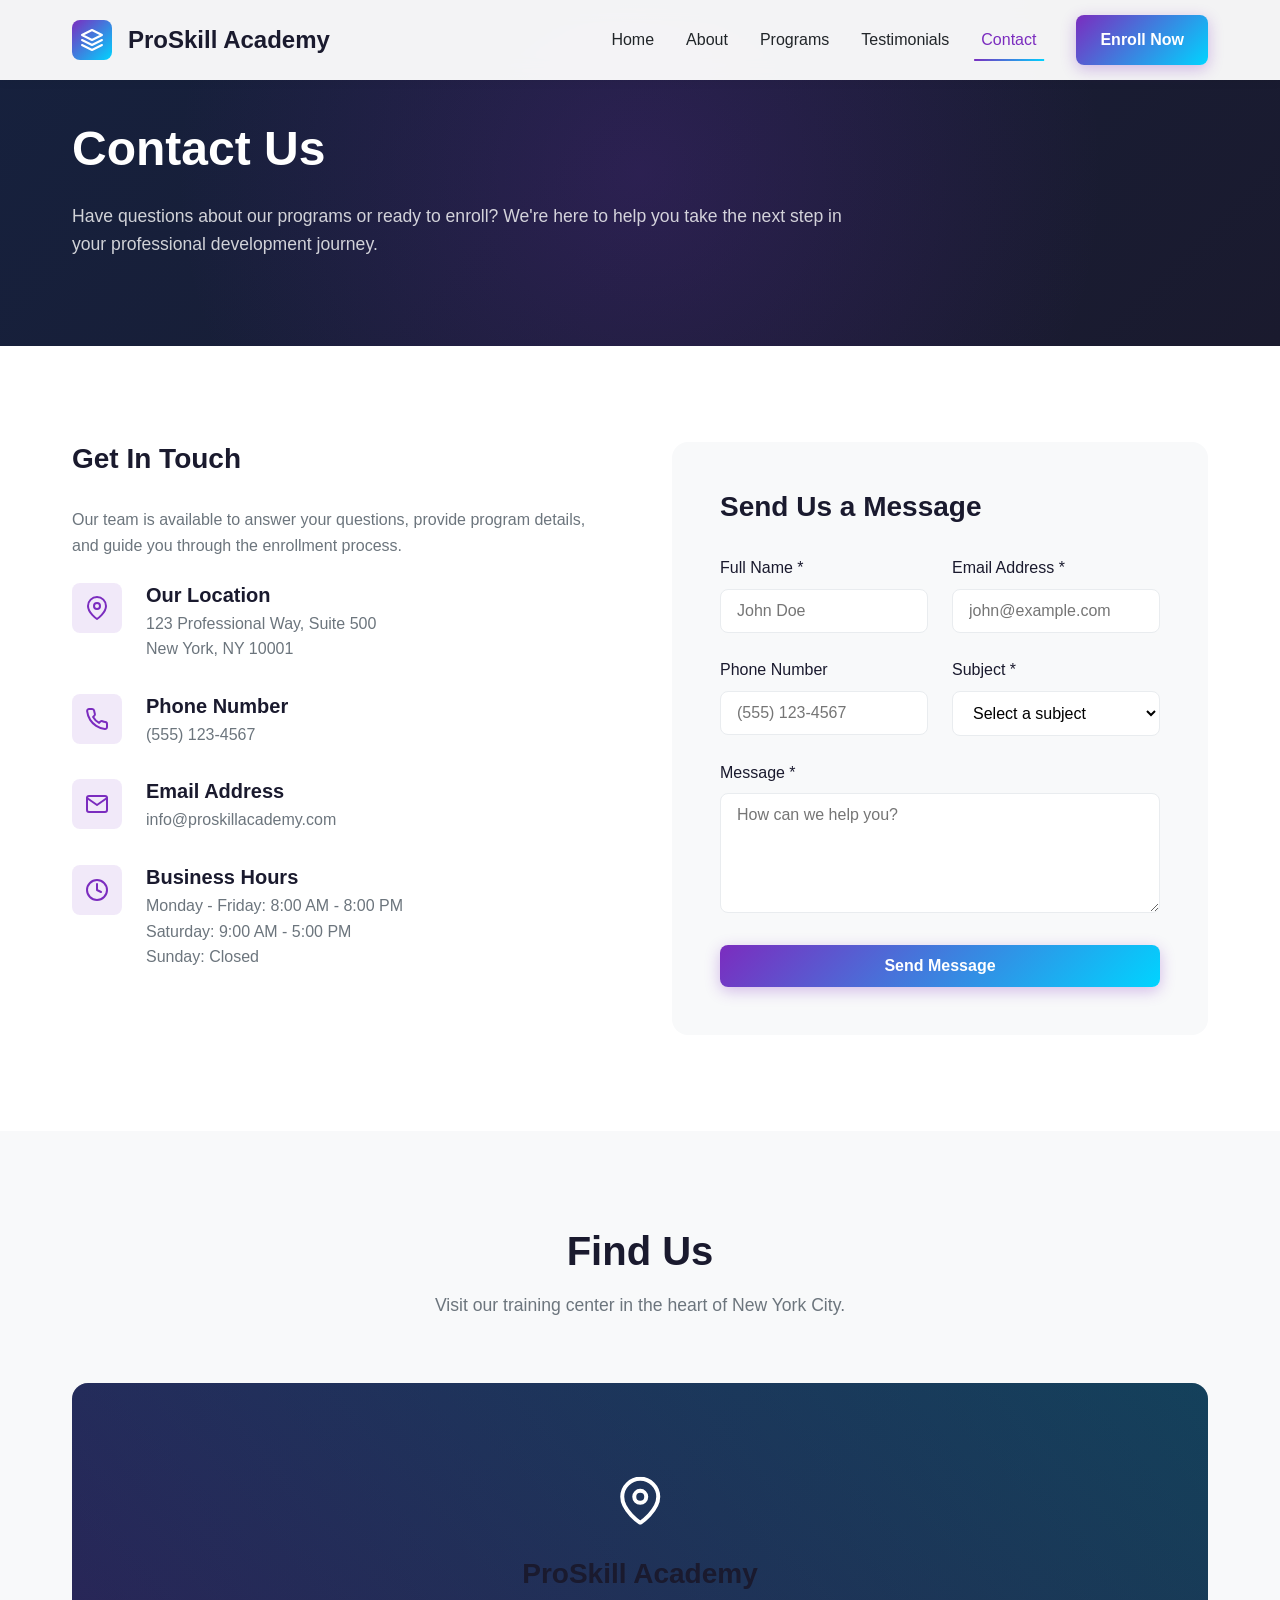
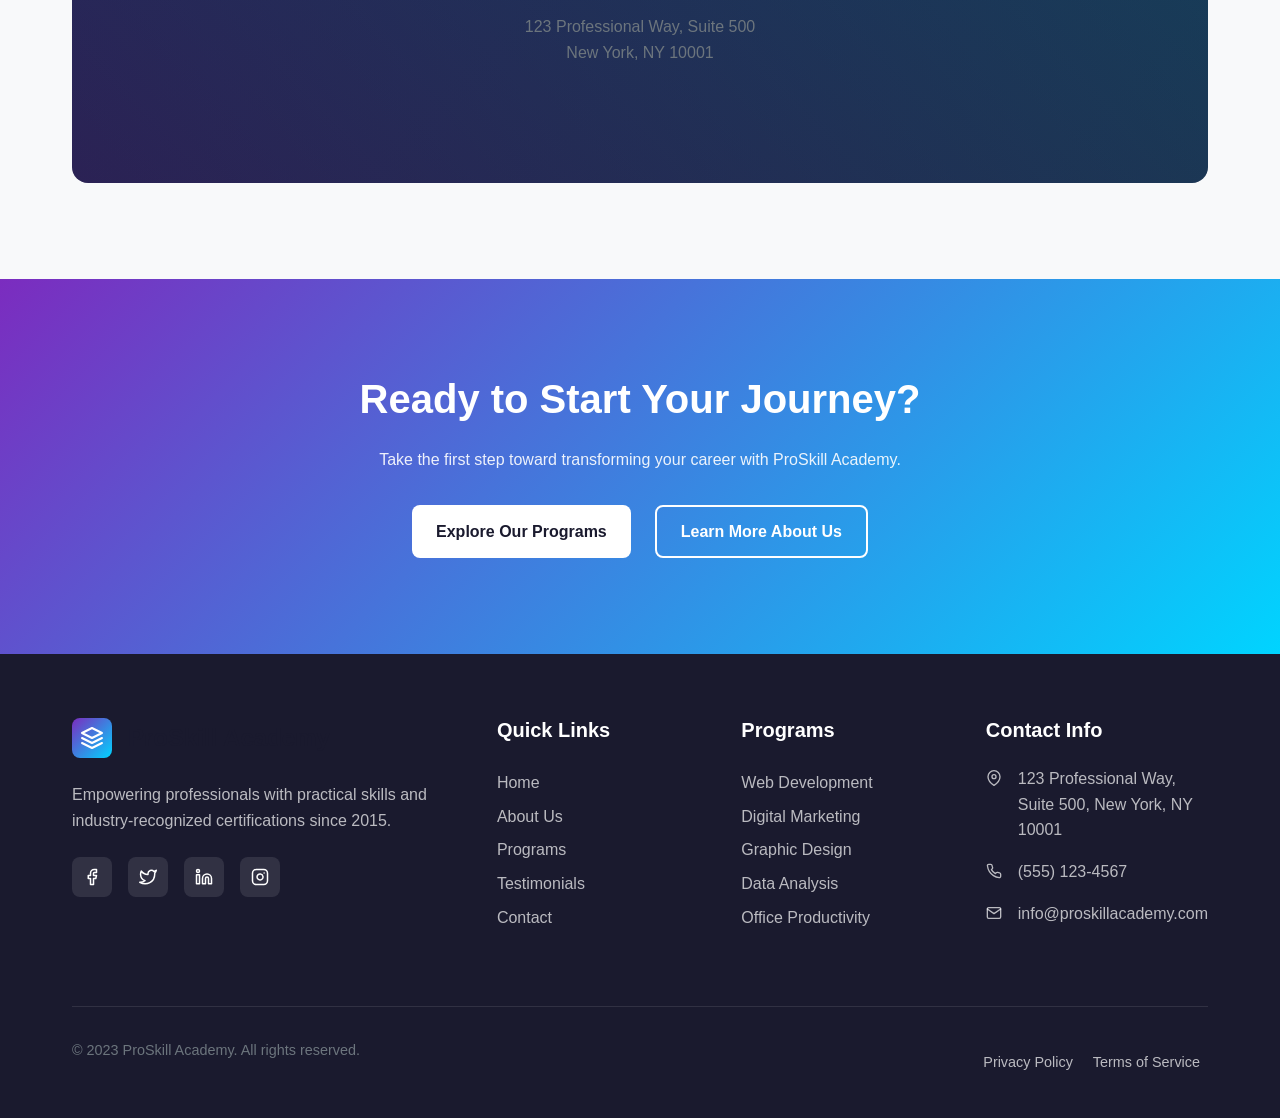
<file: contact.html>
<!DOCTYPE html>
<html lang="en">
<head>
  <meta charset="UTF-8">
  <meta name="viewport" content="width=device-width, initial-scale=1.0">
  <meta name="description" content="Get in touch with ProSkill Academy to learn about our professional training programs, enrollment process, and how we can help you advance your career.">
  <title>Contact Us - ProSkill Academy</title>
  <link rel="stylesheet" href="style.css">
</head>
<body>
  <!-- Header -->
  <header class="header">
    <div class="container">
      <nav class="nav">
        <a href="index.html" class="logo">
          <div class="logo-icon">
            <svg xmlns="http://www.w3.org/2000/svg" width="24" height="24" viewBox="0 0 24 24" fill="none" stroke="currentColor" stroke-width="2" stroke-linecap="round" stroke-linejoin="round">
              <polygon points="12 2 2 7 12 12 22 7 12 2"></polygon>
              <polyline points="2 17 12 22 22 17"></polyline>
              <polyline points="2 12 12 17 22 12"></polyline>
            </svg>
          </div>
          ProSkill Academy
        </a>
        
        <div class="nav-menu">
          <a href="index.html" class="nav-link">Home</a>
          <a href="about.html" class="nav-link">About</a>
          <a href="index.html#programs" class="nav-link">Programs</a>
          <a href="index.html#testimonials" class="nav-link">Testimonials</a>
          <a href="contact.html" class="nav-link active">Contact</a>
          <div class="nav-cta">
            <a href="#contact-form" class="btn btn-primary">Enroll Now</a>
          </div>
        </div>
        
        <button class="mobile-menu-btn" aria-label="Toggle menu">
          <span></span>
          <span></span>
          <span></span>
        </button>
      </nav>
    </div>
  </header>

  <!-- Page Hero -->
  <section class="page-hero">
    <div class="container">
      <div class="page-hero-content fade-in">
        <h1>Contact Us</h1>
        <p>Have questions about our programs or ready to enroll? We're here to help you take the next step in your professional development journey.</p>
      </div>
    </div>
  </section>

  <!-- Contact Info Section -->
  <section class="contact-info section">
    <div class="container">
      <div class="contact-info-grid">
        <div class="contact-details fade-in">
          <h3>Get In Touch</h3>
          <p>Our team is available to answer your questions, provide program details, and guide you through the enrollment process.</p>
          
          <div class="contact-detail-item">
            <div class="contact-detail-icon">
              <svg xmlns="http://www.w3.org/2000/svg" width="24" height="24" viewBox="0 0 24 24" fill="none" stroke="currentColor" stroke-width="2" stroke-linecap="round" stroke-linejoin="round">
                <path d="M21 10c0 7-9 13-9 13s-9-6-9-13a9 9 0 0 1 18 0z"></path>
                <circle cx="12" cy="10" r="3"></circle>
              </svg>
            </div>
            <div class="contact-detail-content">
              <h4>Our Location</h4>
              <p>123 Professional Way, Suite 500<br>New York, NY 10001</p>
            </div>
          </div>
          
          <div class="contact-detail-item">
            <div class="contact-detail-icon">
              <svg xmlns="http://www.w3.org/2000/svg" width="24" height="24" viewBox="0 0 24 24" fill="none" stroke="currentColor" stroke-width="2" stroke-linecap="round" stroke-linejoin="round">
                <path d="M22 16.92v3a2 2 0 0 1-2.18 2 19.79 19.79 0 0 1-8.63-3.07 19.5 19.5 0 0 1-6-6 19.79 19.79 0 0 1-3.07-8.67A2 2 0 0 1 4.11 2h3a2 2 0 0 1 2 1.72 12.84 12.84 0 0 0 .7 2.81 2 2 0 0 1-.45 2.11L8.09 9.91a16 16 0 0 0 6 6l1.27-1.27a2 2 0 0 1 2.11-.45 12.84 12.84 0 0 0 2.81.7A2 2 0 0 1 22 16.92z"></path>
              </svg>
            </div>
            <div class="contact-detail-content">
              <h4>Phone Number</h4>
              <p>(555) 123-4567</p>
            </div>
          </div>
          
          <div class="contact-detail-item">
            <div class="contact-detail-icon">
              <svg xmlns="http://www.w3.org/2000/svg" width="24" height="24" viewBox="0 0 24 24" fill="none" stroke="currentColor" stroke-width="2" stroke-linecap="round" stroke-linejoin="round">
                <path d="M4 4h16c1.1 0 2 .9 2 2v12c0 1.1-.9 2-2 2H4c-1.1 0-2-.9-2-2V6c0-1.1.9-2 2-2z"></path>
                <polyline points="22,6 12,13 2,6"></polyline>
              </svg>
            </div>
            <div class="contact-detail-content">
              <h4>Email Address</h4>
              <p>info@proskillacademy.com</p>
            </div>
          </div>
          
          <div class="contact-detail-item">
            <div class="contact-detail-icon">
              <svg xmlns="http://www.w3.org/2000/svg" width="24" height="24" viewBox="0 0 24 24" fill="none" stroke="currentColor" stroke-width="2" stroke-linecap="round" stroke-linejoin="round">
                <circle cx="12" cy="12" r="10"></circle>
                <polyline points="12 6 12 12 16 14"></polyline>
              </svg>
            </div>
            <div class="contact-detail-content">
              <h4>Business Hours</h4>
              <p>Monday - Friday: 8:00 AM - 8:00 PM<br>Saturday: 9:00 AM - 5:00 PM<br>Sunday: Closed</p>
            </div>
          </div>
        </div>
        
        <div id="contact-form" class="contact-form fade-in">
          <h3>Send Us a Message</h3>
          <form id="contactForm">
            <div class="form-row">
              <div class="form-group">
                <label for="fullName" class="form-label">Full Name *</label>
                <input type="text" id="fullName" name="fullName" class="form-input" placeholder="John Doe" required>
              </div>
              <div class="form-group">
                <label for="email" class="form-label">Email Address *</label>
                <input type="email" id="email" name="email" class="form-input" placeholder="john@example.com" required>
              </div>
            </div>
            <div class="form-row">
              <div class="form-group">
                <label for="phone" class="form-label">Phone Number</label>
                <input type="tel" id="phone" name="phone" class="form-input" placeholder="(555) 123-4567">
              </div>
              <div class="form-group">
                <label for="subject" class="form-label">Subject *</label>
                <select id="subject" name="subject" class="form-input" required>
                  <option value="" disabled selected>Select a subject</option>
                  <option value="general">General Inquiry</option>
                  <option value="programs">Program Information</option>
                  <option value="enrollment">Enrollment</option>
                  <option value="corporate">Corporate Training</option>
                  <option value="other">Other</option>
                </select>
              </div>
            </div>
            <div class="form-group">
              <label for="message" class="form-label">Message *</label>
              <textarea id="message" name="message" class="form-textarea" placeholder="How can we help you?" required></textarea>
            </div>
            <button type="submit" class="btn btn-primary" style="width: 100%;">Send Message</button>
          </form>
        </div>
      </div>
    </div>
  </section>

  <!-- Map Section -->
  <section class="contact-map section">
    <div class="container">
      <div class="section-header fade-in">
        <h2>Find Us</h2>
        <p>Visit our training center in the heart of New York City.</p>
      </div>
      <div class="map-container fade-in">
        <div class="map-placeholder">
          <svg xmlns="http://www.w3.org/2000/svg" width="48" height="48" viewBox="0 0 24 24" fill="none" stroke="currentColor" stroke-width="2" stroke-linecap="round" stroke-linejoin="round">
            <path d="M21 10c0 7-9 13-9 13s-9-6-9-13a9 9 0 0 1 18 0z"></path>
            <circle cx="12" cy="10" r="3"></circle>
          </svg>
          <h3>ProSkill Academy</h3>
          <p>123 Professional Way, Suite 500<br>New York, NY 10001</p>
        </div>
      </div>
    </div>
  </section>

  <!-- CTA Section -->
  <section class="cta section">
    <div class="container">
      <div class="fade-in">
        <h2>Ready to Start Your Journey?</h2>
        <p>Take the first step toward transforming your career with ProSkill Academy.</p>
        <div class="cta-buttons">
          <a href="index.html#programs" class="btn btn-white">Explore Our Programs</a>
          <a href="about.html" class="btn btn-secondary" style="border-color: white; color: white;">Learn More About Us</a>
        </div>
      </div>
    </div>
  </section>

  <!-- Footer -->
  <footer class="footer">
    <div class="container">
      <div class="footer-content">
        <div class="footer-brand">
          <a href="index.html" class="logo">
            <div class="logo-icon">
              <svg xmlns="http://www.w3.org/2000/svg" width="24" height="24" viewBox="0 0 24 24" fill="none" stroke="currentColor" stroke-width="2" stroke-linecap="round" stroke-linejoin="round">
                <polygon points="12 2 2 7 12 12 22 7 12 2"></polygon>
                <polyline points="2 17 12 22 22 17"></polyline>
                <polyline points="2 12 12 17 22 12"></polyline>
              </svg>
            </div>
            ProSkill Academy
          </a>
          <p>Empowering professionals with practical skills and industry-recognized certifications since 2015.</p>
          <div class="footer-social">
            <a href="#" class="footer-social-link" aria-label="Facebook">
              <svg xmlns="http://www.w3.org/2000/svg" width="18" height="18" viewBox="0 0 24 24" fill="none" stroke="currentColor" stroke-width="2" stroke-linecap="round" stroke-linejoin="round">
                <path d="M18 2h-3a5 5 0 0 0-5 5v3H7v4h3v8h4v-8h3l1-4h-4V7a1 1 0 0 1 1-1h3z"></path>
              </svg>
            </a>
            <a href="#" class="footer-social-link" aria-label="Twitter">
              <svg xmlns="http://www.w3.org/2000/svg" width="18" height="18" viewBox="0 0 24 24" fill="none" stroke="currentColor" stroke-width="2" stroke-linecap="round" stroke-linejoin="round">
                <path d="M23 3a10.9 10.9 0 0 1-3.14 1.53 4.48 4.48 0 0 0-7.86 3v1A10.66 10.66 0 0 1 3 4s-4 9 5 13a11.64 11.64 0 0 1-7 2c9 5 20 0 20-11.5a4.5 4.5 0 0 0-.08-.83A7.72 7.72 0 0 0 23 3z"></path>
              </svg>
            </a>
            <a href="#" class="footer-social-link" aria-label="LinkedIn">
              <svg xmlns="http://www.w3.org/2000/svg" width="18" height="18" viewBox="0 0 24 24" fill="none" stroke="currentColor" stroke-width="2" stroke-linecap="round" stroke-linejoin="round">
                <path d="M16 8a6 6 0 0 1 6 6v7h-4v-7a2 2 0 0 0-2-2 2 2 0 0 0-2 2v7h-4v-7a6 6 0 0 1 6-6z"></path>
                <rect x="2" y="9" width="4" height="12"></rect>
                <circle cx="4" cy="4" r="2"></circle>
              </svg>
            </a>
            <a href="#" class="footer-social-link" aria-label="Instagram">
              <svg xmlns="http://www.w3.org/2000/svg" width="18" height="18" viewBox="0 0 24 24" fill="none" stroke="currentColor" stroke-width="2" stroke-linecap="round" stroke-linejoin="round">
                <rect x="2" y="2" width="20" height="20" rx="5" ry="5"></rect>
                <path d="M16 11.37A4 4 0 1 1 12.63 8 4 4 0 0 1 16 11.37z"></path>
                <line x1="17.5" y1="6.5" x2="17.51" y2="6.5"></line>
              </svg>
            </a>
          </div>
        </div>
        <div class="footer-column">
          <h4>Quick Links</h4>
          <a href="index.html" class="footer-link">Home</a>
          <a href="about.html" class="footer-link">About Us</a>
          <a href="index.html#programs" class="footer-link">Programs</a>
          <a href="index.html#testimonials" class="footer-link">Testimonials</a>
          <a href="contact.html" class="footer-link">Contact</a>
        </div>
        <div class="footer-column">
          <h4>Programs</h4>
          <a href="#" class="footer-link">Web Development</a>
          <a href="#" class="footer-link">Digital Marketing</a>
          <a href="#" class="footer-link">Graphic Design</a>
          <a href="#" class="footer-link">Data Analysis</a>
          <a href="#" class="footer-link">Office Productivity</a>
        </div>
        <div class="footer-column">
          <h4>Contact Info</h4>
          <div class="footer-contact-item">
            <svg xmlns="http://www.w3.org/2000/svg" width="16" height="16" viewBox="0 0 24 24" fill="none" stroke="currentColor" stroke-width="2" stroke-linecap="round" stroke-linejoin="round">
              <path d="M21 10c0 7-9 13-9 13s-9-6-9-13a9 9 0 0 1 18 0z"></path>
              <circle cx="12" cy="10" r="3"></circle>
            </svg>
            <span>123 Professional Way, Suite 500, New York, NY 10001</span>
          </div>
          <div class="footer-contact-item">
            <svg xmlns="http://www.w3.org/2000/svg" width="16" height="16" viewBox="0 0 24 24" fill="none" stroke="currentColor" stroke-width="2" stroke-linecap="round" stroke-linejoin="round">
              <path d="M22 16.92v3a2 2 0 0 1-2.18 2 19.79 19.79 0 0 1-8.63-3.07 19.5 19.5 0 0 1-6-6 19.79 19.79 0 0 1-3.07-8.67A2 2 0 0 1 4.11 2h3a2 2 0 0 1 2 1.72 12.84 12.84 0 0 0 .7 2.81 2 2 0 0 1-.45 2.11L8.09 9.91a16 16 0 0 0 6 6l1.27-1.27a2 2 0 0 1 2.11-.45 12.84 12.84 0 0 0 2.81.7A2 2 0 0 1 22 16.92z"></path>
            </svg>
            <span>(555) 123-4567</span>
          </div>
          <div class="footer-contact-item">
            <svg xmlns="http://www.w3.org/2000/svg" width="16" height="16" viewBox="0 0 24 24" fill="none" stroke="currentColor" stroke-width="2" stroke-linecap="round" stroke-linejoin="round">
              <path d="M4 4h16c1.1 0 2 .9 2 2v12c0 1.1-.9 2-2 2H4c-1.1 0-2-.9-2-2V6c0-1.1.9-2 2-2z"></path>
              <polyline points="22,6 12,13 2,6"></polyline>
            </svg>
            <span>info@proskillacademy.com</span>
          </div>
        </div>
      </div>
      <div class="footer-bottom">
        <p>&copy; 2023 ProSkill Academy. All rights reserved.</p>
        <div>
          <a href="#" class="footer-link" style="display: inline; padding: 0 0.5rem;">Privacy Policy</a>
          <a href="#" class="footer-link" style="display: inline; padding: 0 0.5rem;">Terms of Service</a>
        </div>
      </div>
    </div>
  </footer>

  <script src="script.js"></script>
</body>
</html>
</file>
<file: style.css>
/* ============================================
   DESIGN SYSTEM & VARIABLES
   ============================================ */
:root {
  /* Primary Colors */
  --primary-dark: #1a1a2e;
  --primary-medium: #16213e;
  --primary-light: #0f3460;
  
  /* Accent Colors */
  --accent-primary: #7b2cbf;
  --accent-secondary: #9d4edd;
  --accent-tertiary: #c77dff;
  --neon-blue: #00d4ff;
  --neon-purple: #b14aed;
  
  /* Neutral Colors */
  --white: #ffffff;
  --light-gray: #f8f9fa;
  --medium-gray: #e9ecef;
  --dark-gray: #495057;
  --text-primary: #212529;
  --text-secondary: #6c757d;
  
  /* Gradients */
  --gradient-primary: linear-gradient(135deg, #7b2cbf 0%, #00d4ff 100%);
  --gradient-secondary: linear-gradient(135deg, #16213e 0%, #1a1a2e 100%);
  --gradient-accent: linear-gradient(135deg, #9d4edd 0%, #b14aed 100%);
  
  /* Glass Effects */
  --glass-bg: rgba(255, 255, 255, 0.05);
  --glass-border: rgba(255, 255, 255, 0.1);
  --glass-shadow: 0 8px 32px 0 rgba(0, 0, 0, 0.1);
  
  /* Typography */
  --font-primary: 'Inter', -apple-system, BlinkMacSystemFont, 'Segoe UI', Roboto, Oxygen, Ubuntu, Cantarell, 'Open Sans', 'Helvetica Neue', sans-serif;
  --font-heading: 'Inter', -apple-system, BlinkMacSystemFont, 'Segoe UI', Roboto, Oxygen, Ubuntu, Cantarell, 'Open Sans', 'Helvetica Neue', sans-serif;
  
  /* Spacing */
  --spacing-xs: 0.5rem;
  --spacing-sm: 1rem;
  --spacing-md: 1.5rem;
  --spacing-lg: 2rem;
  --spacing-xl: 3rem;
  --spacing-2xl: 4rem;
  --spacing-3xl: 6rem;
  
  /* Border Radius */
  --radius-sm: 0.25rem;
  --radius-md: 0.5rem;
  --radius-lg: 1rem;
  --radius-xl: 1.5rem;
  
  /* Transitions */
  --transition-fast: 0.2s ease;
  --transition-normal: 0.3s ease;
  --transition-slow: 0.5s ease;
}

/* ============================================
   RESET & BASE STYLES
   ============================================ */
*,
*::before,
*::after {
  margin: 0;
  padding: 0;
  box-sizing: border-box;
}

html {
  scroll-behavior: smooth;
}

body {
  font-family: var(--font-primary);
  font-size: 16px;
  line-height: 1.6;
  color: var(--text-primary);
  background-color: var(--light-gray);
  -webkit-font-smoothing: antialiased;
  -moz-osx-font-smoothing: grayscale;
}

a {
  text-decoration: none;
  color: inherit;
  transition: color var(--transition-fast);
}

ul, ol {
  list-style: none;
}

img {
  max-width: 100%;
  height: auto;
  display: block;
}

button {
  cursor: pointer;
  border: none;
  background: none;
  font-family: inherit;
}

input, textarea, select {
  font-family: inherit;
  font-size: inherit;
}

/* ============================================
   TYPOGRAPHY
   ============================================ */
h1, h2, h3, h4, h5, h6 {
  font-family: var(--font-heading);
  font-weight: 700;
  line-height: 1.2;
  margin-bottom: var(--spacing-md);
  color: var(--primary-dark);
}

h1 {
  font-size: 3rem;
}

h2 {
  font-size: 2.5rem;
}

h3 {
  font-size: 1.75rem;
}

h4 {
  font-size: 1.25rem;
}

p {
  margin-bottom: var(--spacing-md);
  color: var(--text-secondary);
}

/* ============================================
   LAYOUT
   ============================================ */
.container {
  width: 100%;
  max-width: 1200px;
  margin: 0 auto;
  padding: 0 var(--spacing-lg);
}

.section {
  padding: var(--spacing-3xl) 0;
}

.section-header {
  text-align: center;
  margin-bottom: var(--spacing-2xl);
}

.section-header h2 {
  margin-bottom: var(--spacing-sm);
}

.section-header p {
  max-width: 600px;
  margin: 0 auto;
  font-size: 1.1rem;
}

/* ============================================
   COMPONENTS
   ============================================ */

/* Buttons */
.btn {
  display: inline-flex;
  align-items: center;
  justify-content: center;
  padding: 0.75rem 1.5rem;
  font-size: 1rem;
  font-weight: 600;
  border-radius: var(--radius-md);
  transition: all var(--transition-normal);
  text-transform: none;
}

.btn-primary {
  background: var(--gradient-primary);
  color: var(--white);
  box-shadow: 0 4px 15px rgba(123, 44, 191, 0.3);
}

.btn-primary:hover {
  transform: translateY(-2px);
  box-shadow: 0 6px 20px rgba(123, 44, 191, 0.4);
}

.btn-secondary {
  background: transparent;
  color: var(--primary-dark);
  border: 2px solid var(--primary-dark);
}

.btn-secondary:hover {
  background: var(--primary-dark);
  color: var(--white);
}

.btn-white {
  background: var(--white);
  color: var(--primary-dark);
}

.btn-white:hover {
  background: var(--light-gray);
  transform: translateY(-2px);
}

/* Glass Card */
.glass-card {
  background: var(--glass-bg);
  backdrop-filter: blur(10px);
  -webkit-backdrop-filter: blur(10px);
  border: 1px solid var(--glass-border);
  border-radius: var(--radius-lg);
  box-shadow: var(--glass-shadow);
  padding: var(--spacing-lg);
  transition: all var(--transition-normal);
}

.glass-card:hover {
  transform: translateY(-5px);
  box-shadow: 0 12px 40px rgba(0, 0, 0, 0.15);
  border-color: rgba(123, 44, 191, 0.3);
}

/* Card */
.card {
  background: var(--white);
  border-radius: var(--radius-lg);
  box-shadow: 0 4px 20px rgba(0, 0, 0, 0.05);
  overflow: hidden;
  transition: all var(--transition-normal);
}

.card:hover {
  transform: translateY(-5px);
  box-shadow: 0 12px 40px rgba(0, 0, 0, 0.1);
}

.card-image {
  height: 200px;
  background: var(--gradient-secondary);
  position: relative;
}

.card-content {
  padding: var(--spacing-lg);
}

.card-title {
  font-size: 1.25rem;
  margin-bottom: var(--spacing-sm);
}

.card-text {
  font-size: 0.95rem;
  margin-bottom: var(--spacing-md);
}

/* Form Elements */
.form-group {
  margin-bottom: var(--spacing-md);
}

.form-label {
  display: block;
  margin-bottom: var(--spacing-xs);
  font-weight: 500;
  color: var(--primary-dark);
}

.form-input,
.form-textarea {
  width: 100%;
  padding: 0.75rem 1rem;
  border: 1px solid var(--medium-gray);
  border-radius: var(--radius-md);
  transition: all var(--transition-fast);
  background-color: var(--white);
}

.form-input:focus,
.form-textarea:focus {
  outline: none;
  border-color: var(--accent-primary);
  box-shadow: 0 0 0 3px rgba(123, 44, 191, 0.1);
}

.form-textarea {
  min-height: 120px;
  resize: vertical;
}

/* ============================================
   HEADER & NAVIGATION
   ============================================ */
.header {
  position: fixed;
  top: 0;
  left: 0;
  width: 100%;
  z-index: 1000;
  background: rgba(255, 255, 255, 0.95);
  backdrop-filter: blur(10px);
  -webkit-backdrop-filter: blur(10px);
  box-shadow: 0 2px 10px rgba(0, 0, 0, 0.05);
  transition: all var(--transition-normal);
}

.header.scrolled {
  box-shadow: 0 4px 20px rgba(0, 0, 0, 0.1);
}

.nav {
  display: flex;
  align-items: center;
  justify-content: space-between;
  height: 80px;
}

.logo {
  display: flex;
  align-items: center;
  font-size: 1.5rem;
  font-weight: 700;
  color: var(--primary-dark);
}

.logo-icon {
  width: 40px;
  height: 40px;
  background: var(--gradient-primary);
  border-radius: var(--radius-md);
  display: flex;
  align-items: center;
  justify-content: center;
  margin-right: var(--spacing-sm);
  color: var(--white);
}

.nav-menu {
  display: flex;
  align-items: center;
}

.nav-link {
  padding: 0.5rem 1rem;
  font-weight: 500;
  color: var(--text-primary);
  position: relative;
}

.nav-link::after {
  content: '';
  position: absolute;
  bottom: 0;
  left: 50%;
  transform: translateX(-50%);
  width: 0;
  height: 2px;
  background: var(--gradient-primary);
  transition: width var(--transition-normal);
}

.nav-link:hover::after,
.nav-link.active::after {
  width: 80%;
}

.nav-link:hover,
.nav-link.active {
  color: var(--accent-primary);
}

.nav-cta {
  margin-left: var(--spacing-md);
}

.mobile-menu-btn {
  display: none;
  flex-direction: column;
  justify-content: space-between;
  width: 30px;
  height: 21px;
}

.mobile-menu-btn span {
  display: block;
  height: 3px;
  width: 100%;
  background-color: var(--primary-dark);
  border-radius: 3px;
  transition: all var(--transition-normal);
}

.mobile-menu-btn.active span:nth-child(1) {
  transform: translateY(9px) rotate(45deg);
}

.mobile-menu-btn.active span:nth-child(2) {
  opacity: 0;
}

.mobile-menu-btn.active span:nth-child(3) {
  transform: translateY(-9px) rotate(-45deg);
}

/* ============================================
   HERO SECTION
   ============================================ */
.hero {
  padding-top: 120px;
  padding-bottom: var(--spacing-3xl);
  background: var(--gradient-secondary);
  color: var(--white);
  position: relative;
  overflow: hidden;
}

.hero::before {
  content: '';
  position: absolute;
  top: 0;
  left: 0;
  right: 0;
  bottom: 0;
  background: radial-gradient(circle at 20% 50%, rgba(123, 44, 191, 0.2) 0%, transparent 50%),
              radial-gradient(circle at 80% 20%, rgba(0, 212, 255, 0.1) 0%, transparent 50%),
              radial-gradient(circle at 50% 80%, rgba(157, 78, 221, 0.1) 0%, transparent 50%);
  z-index: 1;
}

.hero-content {
  position: relative;
  z-index: 2;
  max-width: 800px;
}

.hero h1 {
  font-size: 3.5rem;
  color: var(--white);
  margin-bottom: var(--spacing-lg);
  line-height: 1.1;
}

.hero p {
  font-size: 1.25rem;
  color: rgba(255, 255, 255, 0.8);
  margin-bottom: var(--spacing-xl);
  max-width: 600px;
}

.hero-buttons {
  display: flex;
  gap: var(--spacing-md);
}

.hero-stats {
  display: flex;
  gap: var(--spacing-xl);
  margin-top: var(--spacing-2xl);
}

.hero-stat {
  text-align: center;
}

.hero-stat-number {
  font-size: 2.5rem;
  font-weight: 700;
  background: var(--gradient-primary);
  -webkit-background-clip: text;
  -webkit-text-fill-color: transparent;
  background-clip: text;
}

.hero-stat-label {
  font-size: 0.9rem;
  color: rgba(255, 255, 255, 0.7);
}

/* ============================================
   INTRODUCTION SECTION
   ============================================ */
.introduction {
  background: var(--white);
}

.introduction-content {
  display: grid;
  grid-template-columns: 1fr 1fr;
  gap: var(--spacing-2xl);
  align-items: center;
}

.introduction-image {
  height: 400px;
  background: var(--gradient-secondary);
  border-radius: var(--radius-lg);
  position: relative;
  overflow: hidden;
}

.introduction-image::after {
  content: '';
  position: absolute;
  top: 0;
  left: 0;
  right: 0;
  bottom: 0;
  background: linear-gradient(45deg, rgba(123, 44, 191, 0.3) 0%, rgba(0, 212, 255, 0.3) 100%);
}

.introduction-text h2 {
  margin-bottom: var(--spacing-md);
}

.introduction-text p {
  margin-bottom: var(--spacing-lg);
}

.introduction-features {
  display: grid;
  grid-template-columns: 1fr 1fr;
  gap: var(--spacing-md);
}

.introduction-feature {
  display: flex;
  align-items: center;
  gap: var(--spacing-sm);
}

.introduction-feature-icon {
  width: 40px;
  height: 40px;
  background: rgba(123, 44, 191, 0.1);
  border-radius: var(--radius-md);
  display: flex;
  align-items: center;
  justify-content: center;
  color: var(--accent-primary);
  flex-shrink: 0;
}

/* ============================================
   PROGRAMS SECTION
   ============================================ */
.programs {
  background: var(--light-gray);
}

.programs-grid {
  display: grid;
  grid-template-columns: repeat(3, 1fr);
  gap: var(--spacing-lg);
}

.program-card {
  height: 100%;
  display: flex;
  flex-direction: column;
}

.program-icon {
  width: 60px;
  height: 60px;
  background: var(--gradient-primary);
  border-radius: var(--radius-md);
  display: flex;
  align-items: center;
  justify-content: center;
  color: var(--white);
  font-size: 1.5rem;
  margin-bottom: var(--spacing-md);
}

.program-title {
  font-size: 1.25rem;
  margin-bottom: var(--spacing-sm);
}

.program-text {
  flex-grow: 1;
  margin-bottom: var(--spacing-md);
}

.program-link {
  display: inline-flex;
  align-items: center;
  font-weight: 600;
  color: var(--accent-primary);
  transition: all var(--transition-fast);
}

.program-link:hover {
  color: var(--accent-secondary);
}

.program-link svg {
  margin-left: 0.5rem;
  transition: transform var(--transition-fast);
}

.program-link:hover svg {
  transform: translateX(5px);
}

/* ============================================
   WHY CHOOSE US SECTION
   ============================================ */
.why-choose-us {
  background: var(--white);
}

.why-choose-us-grid {
  display: grid;
  grid-template-columns: repeat(2, 1fr);
  gap: var(--spacing-lg);
}

.why-card {
  display: flex;
  gap: var(--spacing-md);
}

.why-icon {
  width: 50px;
  height: 50px;
  background: rgba(123, 44, 191, 0.1);
  border-radius: var(--radius-md);
  display: flex;
  align-items: center;
  justify-content: center;
  color: var(--accent-primary);
  flex-shrink: 0;
}

.why-content h4 {
  margin-bottom: var(--spacing-xs);
}

/* ============================================
   APPROACH SECTION
   ============================================ */
.approach {
  background: var(--gradient-secondary);
  color: var(--white);
}

.approach h2,
.approach p {
  color: var(--white);
}

.approach-steps {
  display: grid;
  grid-template-columns: repeat(4, 1fr);
  gap: var(--spacing-lg);
}

.approach-step {
  text-align: center;
}

.approach-step-number {
  width: 60px;
  height: 60px;
  background: var(--gradient-primary);
  border-radius: 50%;
  display: flex;
  align-items: center;
  justify-content: center;
  font-size: 1.5rem;
  font-weight: 700;
  margin: 0 auto var(--spacing-md);
  color: var(--white);
}

.approach-step h4 {
  color: var(--white);
  margin-bottom: var(--spacing-sm);
}

.approach-step p {
  color: rgba(255, 255, 255, 0.8);
}

/* ============================================
   TESTIMONIALS SECTION
   ============================================ */
.testimonials {
  background: var(--light-gray);
}

.testimonials-grid {
  display: grid;
  grid-template-columns: repeat(3, 1fr);
  gap: var(--spacing-lg);
}

.testimonial-card {
  height: 100%;
  display: flex;
  flex-direction: column;
}

.testimonial-stars {
  color: #ffc107;
  margin-bottom: var(--spacing-sm);
}

.testimonial-text {
  font-style: italic;
  flex-grow: 1;
  margin-bottom: var(--spacing-md);
}

.testimonial-author {
  display: flex;
  align-items: center;
  gap: var(--spacing-sm);
}

.testimonial-avatar {
  width: 50px;
  height: 50px;
  background: var(--gradient-primary);
  border-radius: 50%;
  display: flex;
  align-items: center;
  justify-content: center;
  color: var(--white);
  font-weight: 700;
}

.testimonial-info h5 {
  font-size: 1rem;
  margin-bottom: 0;
}

.testimonial-info p {
  font-size: 0.85rem;
  margin-bottom: 0;
}

/* ============================================
   SUBSCRIPTION SECTION
   ============================================ */
.subscription {
  background: var(--white);
}

.subscription-content {
  max-width: 600px;
  margin: 0 auto;
  text-align: center;
}

.subscription-form {
  display: flex;
  gap: var(--spacing-sm);
  margin-top: var(--spacing-lg);
}

.subscription-form .form-input {
  flex-grow: 1;
}

/* ============================================
   CTA SECTION
   ============================================ */
.cta {
  background: var(--gradient-primary);
  color: var(--white);
  text-align: center;
}

.cta h2 {
  color: var(--white);
  margin-bottom: var(--spacing-md);
}

.cta p {
  color: rgba(255, 255, 255, 0.9);
  max-width: 600px;
  margin: 0 auto var(--spacing-lg);
}

.cta-buttons {
  display: flex;
  justify-content: center;
  gap: var(--spacing-md);
}

/* ============================================
   FOOTER
   ============================================ */
.footer {
  background: var(--primary-dark);
  color: var(--white);
  padding: var(--spacing-2xl) 0 var(--spacing-lg);
}

.footer-content {
  display: grid;
  grid-template-columns: 2fr 1fr 1fr 1fr;
  gap: var(--spacing-2xl);
  margin-bottom: var(--spacing-2xl);
}

.footer-brand p {
  color: rgba(255, 255, 255, 0.7);
  margin-top: var(--spacing-md);
}

.footer-social {
  display: flex;
  gap: var(--spacing-sm);
  margin-top: var(--spacing-md);
}

.footer-social-link {
  width: 40px;
  height: 40px;
  background: rgba(255, 255, 255, 0.1);
  border-radius: var(--radius-md);
  display: flex;
  align-items: center;
  justify-content: center;
  transition: all var(--transition-fast);
}

.footer-social-link:hover {
  background: var(--accent-primary);
}

.footer-column h4 {
  color: var(--white);
  margin-bottom: var(--spacing-md);
}

.footer-link {
  display: block;
  padding: 0.25rem 0;
  color: rgba(255, 255, 255, 0.7);
  transition: color var(--transition-fast);
}

.footer-link:hover {
  color: var(--white);
}

.footer-contact-item {
  display: flex;
  align-items: flex-start;
  gap: var(--spacing-sm);
  margin-bottom: var(--spacing-sm);
  color: rgba(255, 255, 255, 0.7);
}

.footer-contact-item svg {
  flex-shrink: 0;
  margin-top: 0.25rem;
}

.footer-bottom {
  border-top: 1px solid rgba(255, 255, 255, 0.1);
  padding-top: var(--spacing-lg);
  display: flex;
  justify-content: space-between;
  align-items: center;
  color: rgba(255, 255, 255, 0.5);
  font-size: 0.9rem;
}

/* ============================================
   ABOUT PAGE STYLES
   ============================================ */
.page-hero {
  padding-top: 120px;
  padding-bottom: var(--spacing-2xl);
  background: var(--gradient-secondary);
  color: var(--white);
  position: relative;
  overflow: hidden;
}

.page-hero::before {
  content: '';
  position: absolute;
  top: 0;
  left: 0;
  right: 0;
  bottom: 0;
  background: radial-gradient(circle at 50% 50%, rgba(123, 44, 191, 0.2) 0%, transparent 70%);
  z-index: 1;
}

.page-hero-content {
  position: relative;
  z-index: 2;
  max-width: 800px;
}

.page-hero h1 {
  color: var(--white);
  margin-bottom: var(--spacing-md);
}

.page-hero p {
  color: rgba(255, 255, 255, 0.8);
  font-size: 1.1rem;
}

.mission-vision {
  background: var(--white);
}

.mission-vision-grid {
  display: grid;
  grid-template-columns: 1fr 1fr;
  gap: var(--spacing-lg);
}

.mission-card,
.vision-card {
  background: var(--light-gray);
  border-radius: var(--radius-lg);
  padding: var(--spacing-xl);
  height: 100%;
}

.mission-card h3,
.vision-card h3 {
  color: var(--accent-primary);
  margin-bottom: var(--spacing-md);
}

.values {
  background: var(--light-gray);
}

.values-grid {
  display: grid;
  grid-template-columns: repeat(4, 1fr);
  gap: var(--spacing-lg);
}

.value-card {
  text-align: center;
  padding: var(--spacing-lg);
  background: var(--white);
  border-radius: var(--radius-lg);
  height: 100%;
}

.value-icon {
  width: 70px;
  height: 70px;
  background: var(--gradient-primary);
  border-radius: 50%;
  display: flex;
  align-items: center;
  justify-content: center;
  margin: 0 auto var(--spacing-md);
  color: var(--white);
  font-size: 1.5rem;
}

.value-card h4 {
  margin-bottom: var(--spacing-sm);
}

.team {
  background: var(--white);
}

.team-grid {
  display: grid;
  grid-template-columns: repeat(3, 1fr);
  gap: var(--spacing-lg);
}

.team-card {
  text-align: center;
}

.team-avatar {
  width: 150px;
  height: 150px;
  background: var(--gradient-secondary);
  border-radius: 50%;
  margin: 0 auto var(--spacing-md);
  overflow: hidden;
  position: relative;
}

.team-avatar::after {
  content: '';
  position: absolute;
  top: 0;
  left: 0;
  right: 0;
  bottom: 0;
  background: linear-gradient(45deg, rgba(123, 44, 191, 0.3) 0%, rgba(0, 212, 255, 0.3) 100%);
}

.team-name {
  font-size: 1.25rem;
  margin-bottom: 0.25rem;
}

.team-role {
  color: var(--accent-primary);
  font-weight: 500;
  margin-bottom: var(--spacing-sm);
}

.team-bio {
  font-size: 0.9rem;
}

.trust-indicators {
  background: var(--light-gray);
}

.trust-grid {
  display: grid;
  grid-template-columns: repeat(4, 1fr);
  gap: var(--spacing-lg);
}

.trust-card {
  text-align: center;
  padding: var(--spacing-xl);
  background: var(--white);
  border-radius: var(--radius-lg);
}

.trust-number {
  font-size: 2.5rem;
  font-weight: 700;
  background: var(--gradient-primary);
  -webkit-background-clip: text;
  -webkit-text-fill-color: transparent;
  background-clip: text;
  margin-bottom: var(--spacing-sm);
}

.trust-label {
  font-weight: 500;
  margin-bottom: var(--spacing-xs);
}

.trust-text {
  font-size: 0.9rem;
}

/* ============================================
   CONTACT PAGE STYLES
   ============================================ */
.contact-info {
  background: var(--white);
}

.contact-info-grid {
  display: grid;
  grid-template-columns: 1fr 1fr;
  gap: var(--spacing-2xl);
}

.contact-details h3 {
  margin-bottom: var(--spacing-lg);
}

.contact-detail-item {
  display: flex;
  gap: var(--spacing-md);
  margin-bottom: var(--spacing-lg);
}

.contact-detail-icon {
  width: 50px;
  height: 50px;
  background: rgba(123, 44, 191, 0.1);
  border-radius: var(--radius-md);
  display: flex;
  align-items: center;
  justify-content: center;
  color: var(--accent-primary);
  flex-shrink: 0;
}

.contact-detail-content h4 {
  margin-bottom: 0.25rem;
}

.contact-detail-content p {
  margin-bottom: 0;
}

.contact-form {
  background: var(--light-gray);
  padding: var(--spacing-xl);
  border-radius: var(--radius-lg);
}

.contact-form h3 {
  margin-bottom: var(--spacing-lg);
}

.contact-form .form-row {
  display: grid;
  grid-template-columns: 1fr 1fr;
  gap: var(--spacing-md);
}

.contact-map {
  background: var(--light-gray);
}

.map-container {
  height: 400px;
  background: var(--gradient-secondary);
  border-radius: var(--radius-lg);
  overflow: hidden;
  position: relative;
}

.map-container::after {
  content: '';
  position: absolute;
  top: 0;
  left: 0;
  right: 0;
  bottom: 0;
  background: linear-gradient(45deg, rgba(123, 44, 191, 0.2) 0%, rgba(0, 212, 255, 0.2) 100%);
}

.map-placeholder {
  position: absolute;
  top: 50%;
  left: 50%;
  transform: translate(-50%, -50%);
  text-align: center;
  color: var(--white);
  z-index: 1;
}

.map-placeholder svg {
  margin-bottom: var(--spacing-md);
}

/* ============================================
   RESPONSIVE STYLES
   ============================================ */
@media (max-width: 992px) {
  .introduction-content {
    grid-template-columns: 1fr;
  }
  
  .introduction-image {
    height: 300px;
  }
  
  .programs-grid {
    grid-template-columns: repeat(2, 1fr);
  }
  
  .approach-steps {
    grid-template-columns: repeat(2, 1fr);
  }
  
  .testimonials-grid {
    grid-template-columns: repeat(2, 1fr);
  }
  
  .footer-content {
    grid-template-columns: 1fr 1fr;
    gap: var(--spacing-lg);
  }
  
  .mission-vision-grid {
    grid-template-columns: 1fr;
  }
  
  .values-grid {
    grid-template-columns: repeat(2, 1fr);
  }
  
  .team-grid {
    grid-template-columns: repeat(2, 1fr);
  }
  
  .trust-grid {
    grid-template-columns: repeat(2, 1fr);
  }
  
  .contact-info-grid {
    grid-template-columns: 1fr;
  }
}

@media (max-width: 768px) {
  h1 {
    font-size: 2.5rem;
  }
  
  h2 {
    font-size: 2rem;
  }
  
  .section {
    padding: var(--spacing-2xl) 0;
  }
  
  .nav-menu {
    position: fixed;
    top: 80px;
    left: 0;
    width: 100%;
    background: var(--white);
    flex-direction: column;
    align-items: center;
    padding: var(--spacing-lg) 0;
    box-shadow: 0 10px 20px rgba(0, 0, 0, 0.1);
    transform: translateY(-150%);
    transition: transform var(--transition-normal);
    z-index: 999;
  }
  
  .nav-menu.active {
    transform: translateY(0);
  }
  
  .nav-link {
    padding: 0.75rem 1rem;
    width: 100%;
    text-align: center;
  }
  
  .nav-cta {
    margin-left: 0;
    margin-top: var(--spacing-md);
    width: 100%;
    text-align: center;
  }
  
  .mobile-menu-btn {
    display: flex;
  }
  
  .hero h1 {
    font-size: 2.5rem;
  }
  
  .hero-buttons {
    flex-direction: column;
  }
  
  .hero-stats {
    flex-direction: column;
    gap: var(--spacing-md);
  }
  
  .programs-grid {
    grid-template-columns: 1fr;
  }
  
  .why-choose-us-grid {
    grid-template-columns: 1fr;
  }
  
  .approach-steps {
    grid-template-columns: 1fr;
  }
  
  .testimonials-grid {
    grid-template-columns: 1fr;
  }
  
  .subscription-form {
    flex-direction: column;
  }
  
  .cta-buttons {
    flex-direction: column;
    align-items: center;
  }
  
  .footer-content {
    grid-template-columns: 1fr;
  }
  
  .footer-bottom {
    flex-direction: column;
    text-align: center;
    gap: var(--spacing-sm);
  }
  
  .values-grid {
    grid-template-columns: 1fr;
  }
  
  .team-grid {
    grid-template-columns: 1fr;
  }
  
  .trust-grid {
    grid-template-columns: 1fr;
  }
  
  .contact-form .form-row {
    grid-template-columns: 1fr;
  }
}

@media (max-width: 576px) {
  .container {
    padding: 0 var(--spacing-md);
  }
  
  h1 {
    font-size: 2rem;
  }
  
  h2 {
    font-size: 1.75rem;
  }
  
  .hero h1 {
    font-size: 2rem;
  }
  
  .hero p {
    font-size: 1rem;
  }
  
  .introduction-features {
    grid-template-columns: 1fr;
  }
}

/* ============================================
   ANIMATIONS
   ============================================ */
@keyframes fadeIn {
  from {
    opacity: 0;
    transform: translateY(20px);
  }
  to {
    opacity: 1;
    transform: translateY(0);
  }
}

.fade-in {
  opacity: 0;
  transform: translateY(20px);
  transition: opacity 0.6s ease, transform 0.6s ease;
}

.fade-in.visible {
  opacity: 1;
  transform: translateY(0);
}
</file>
